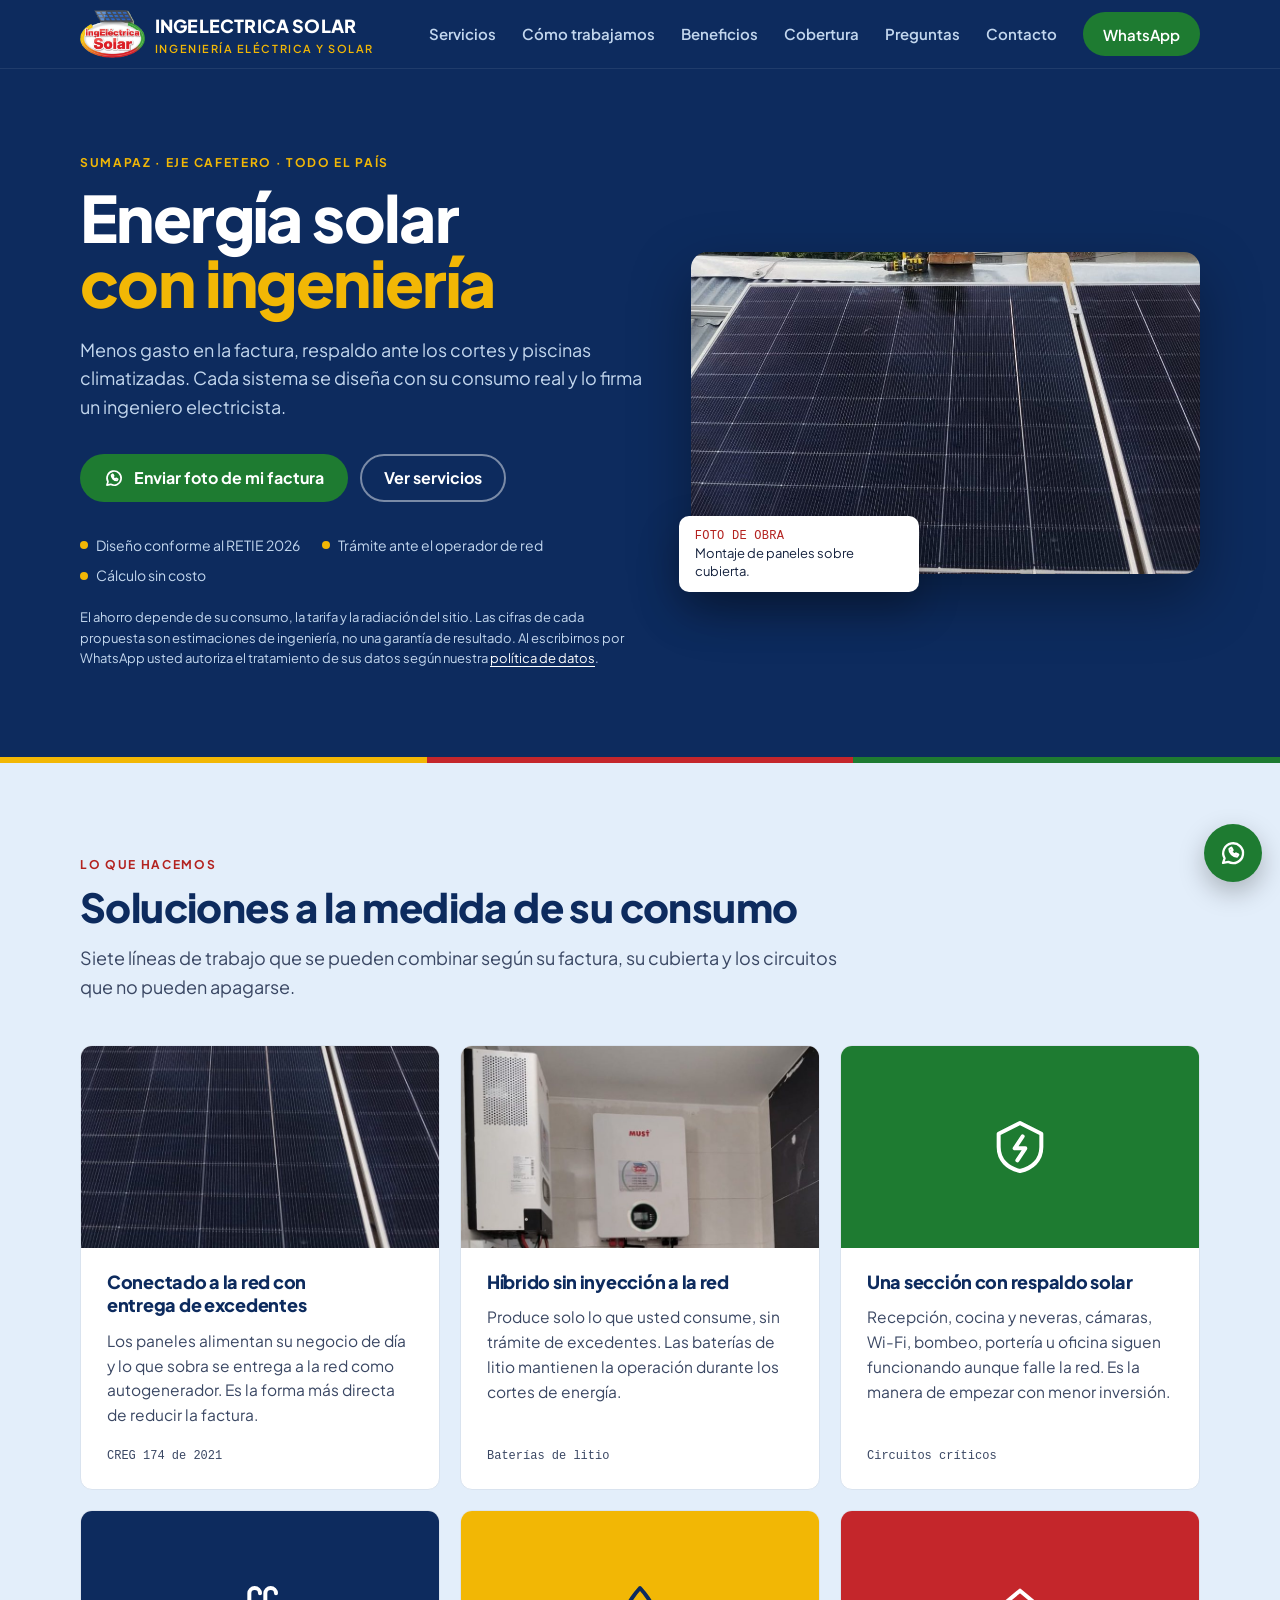
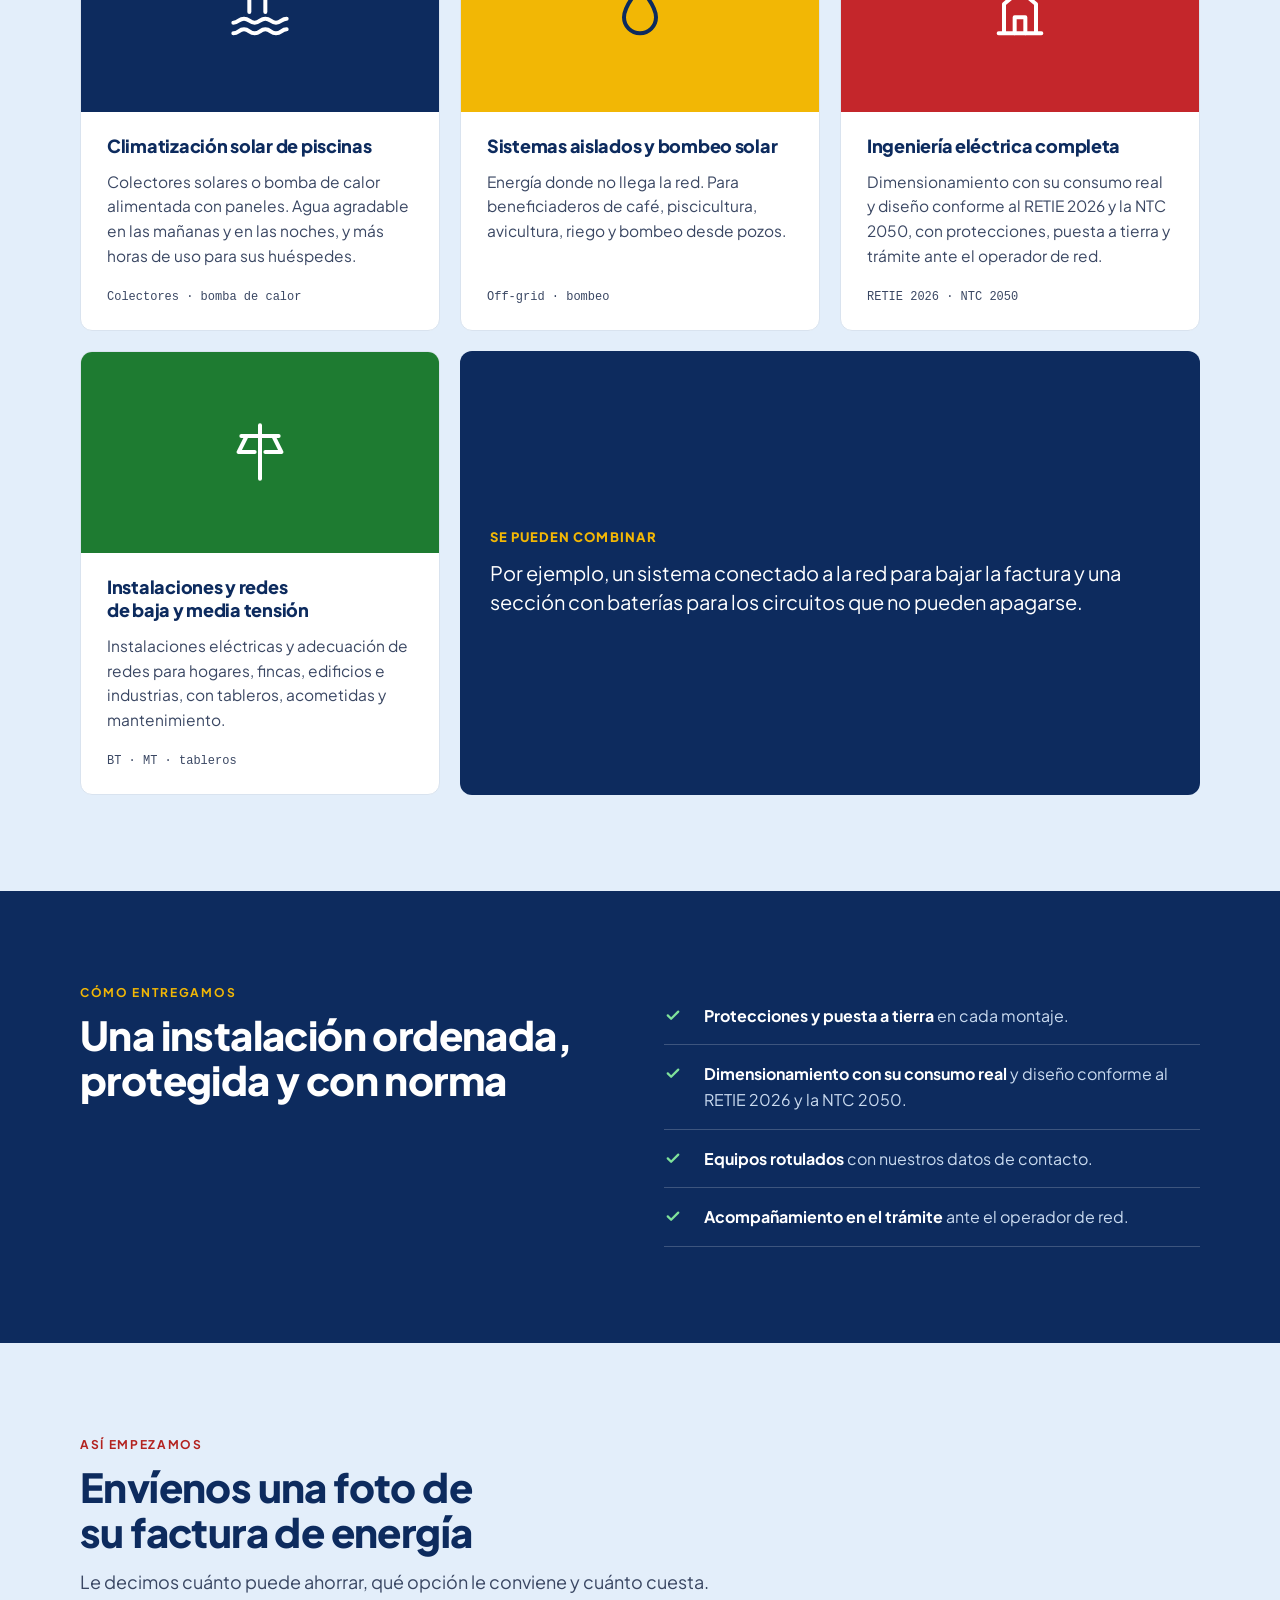
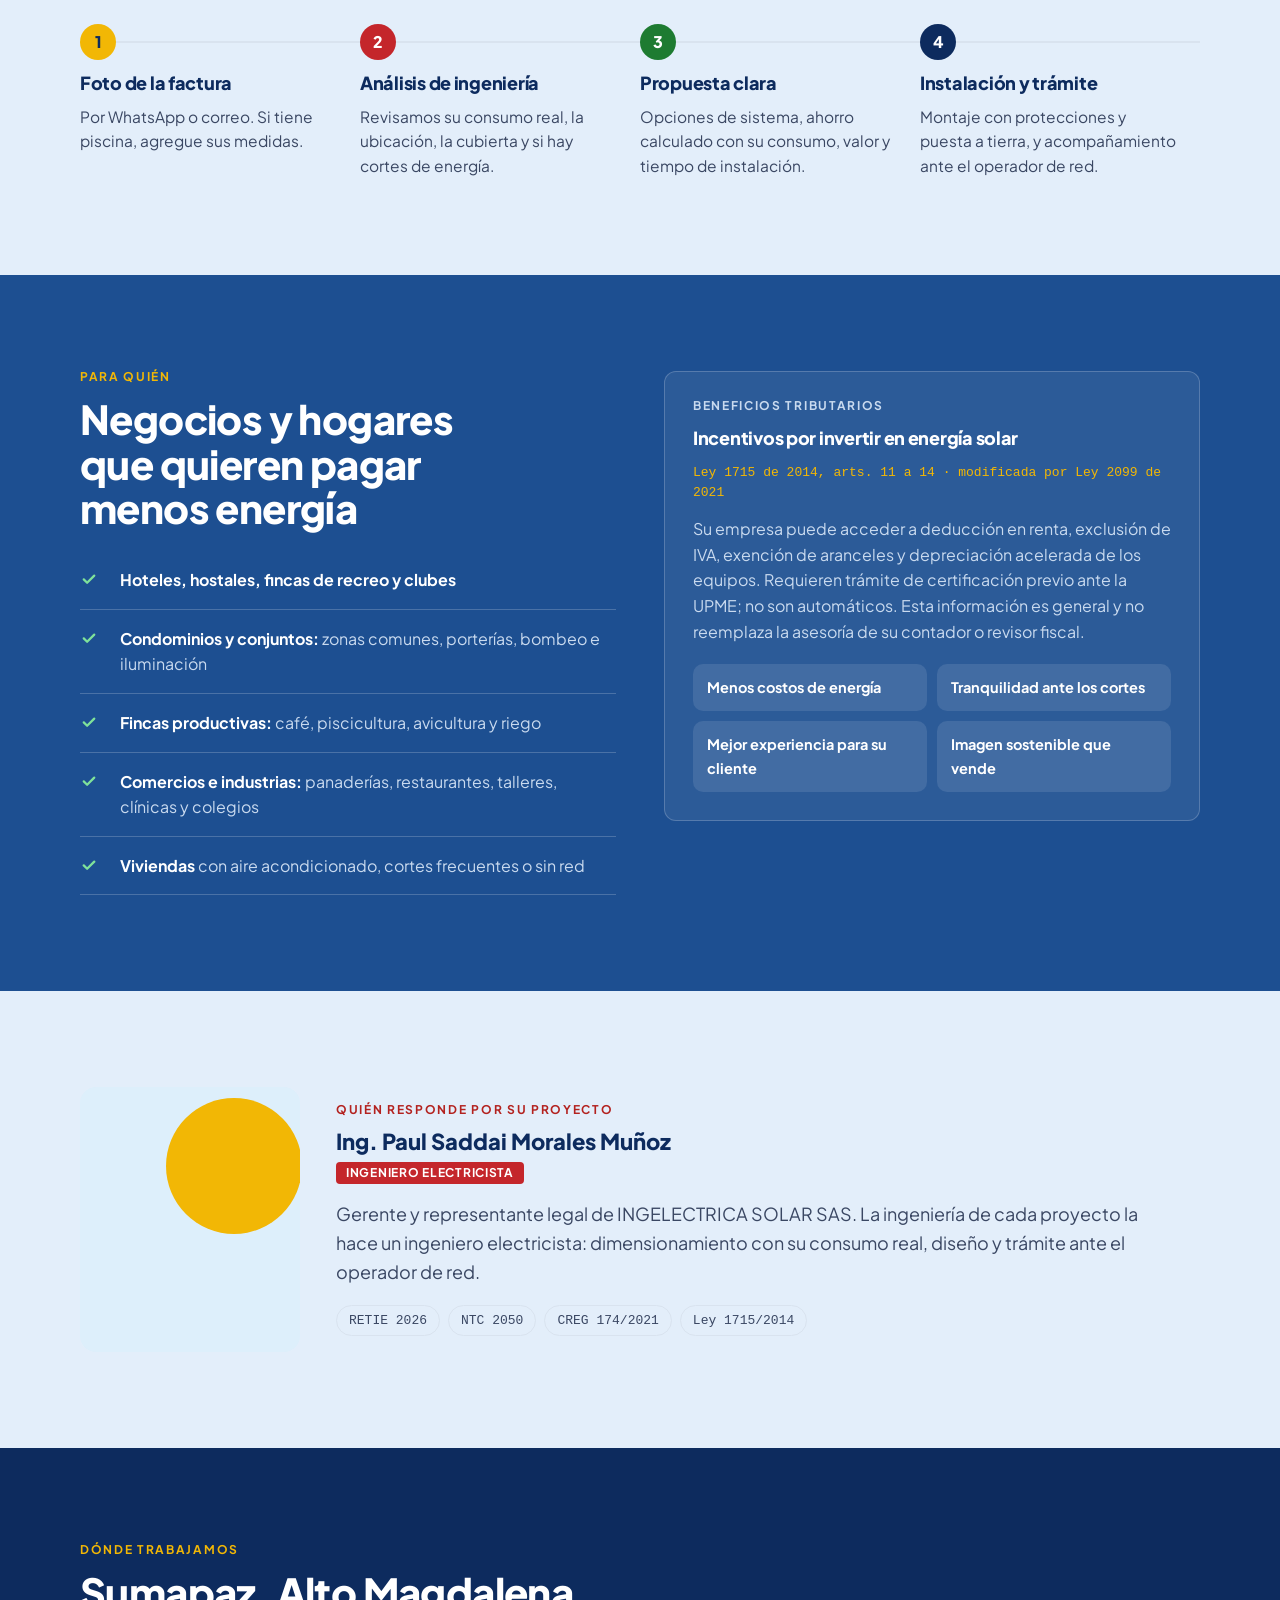
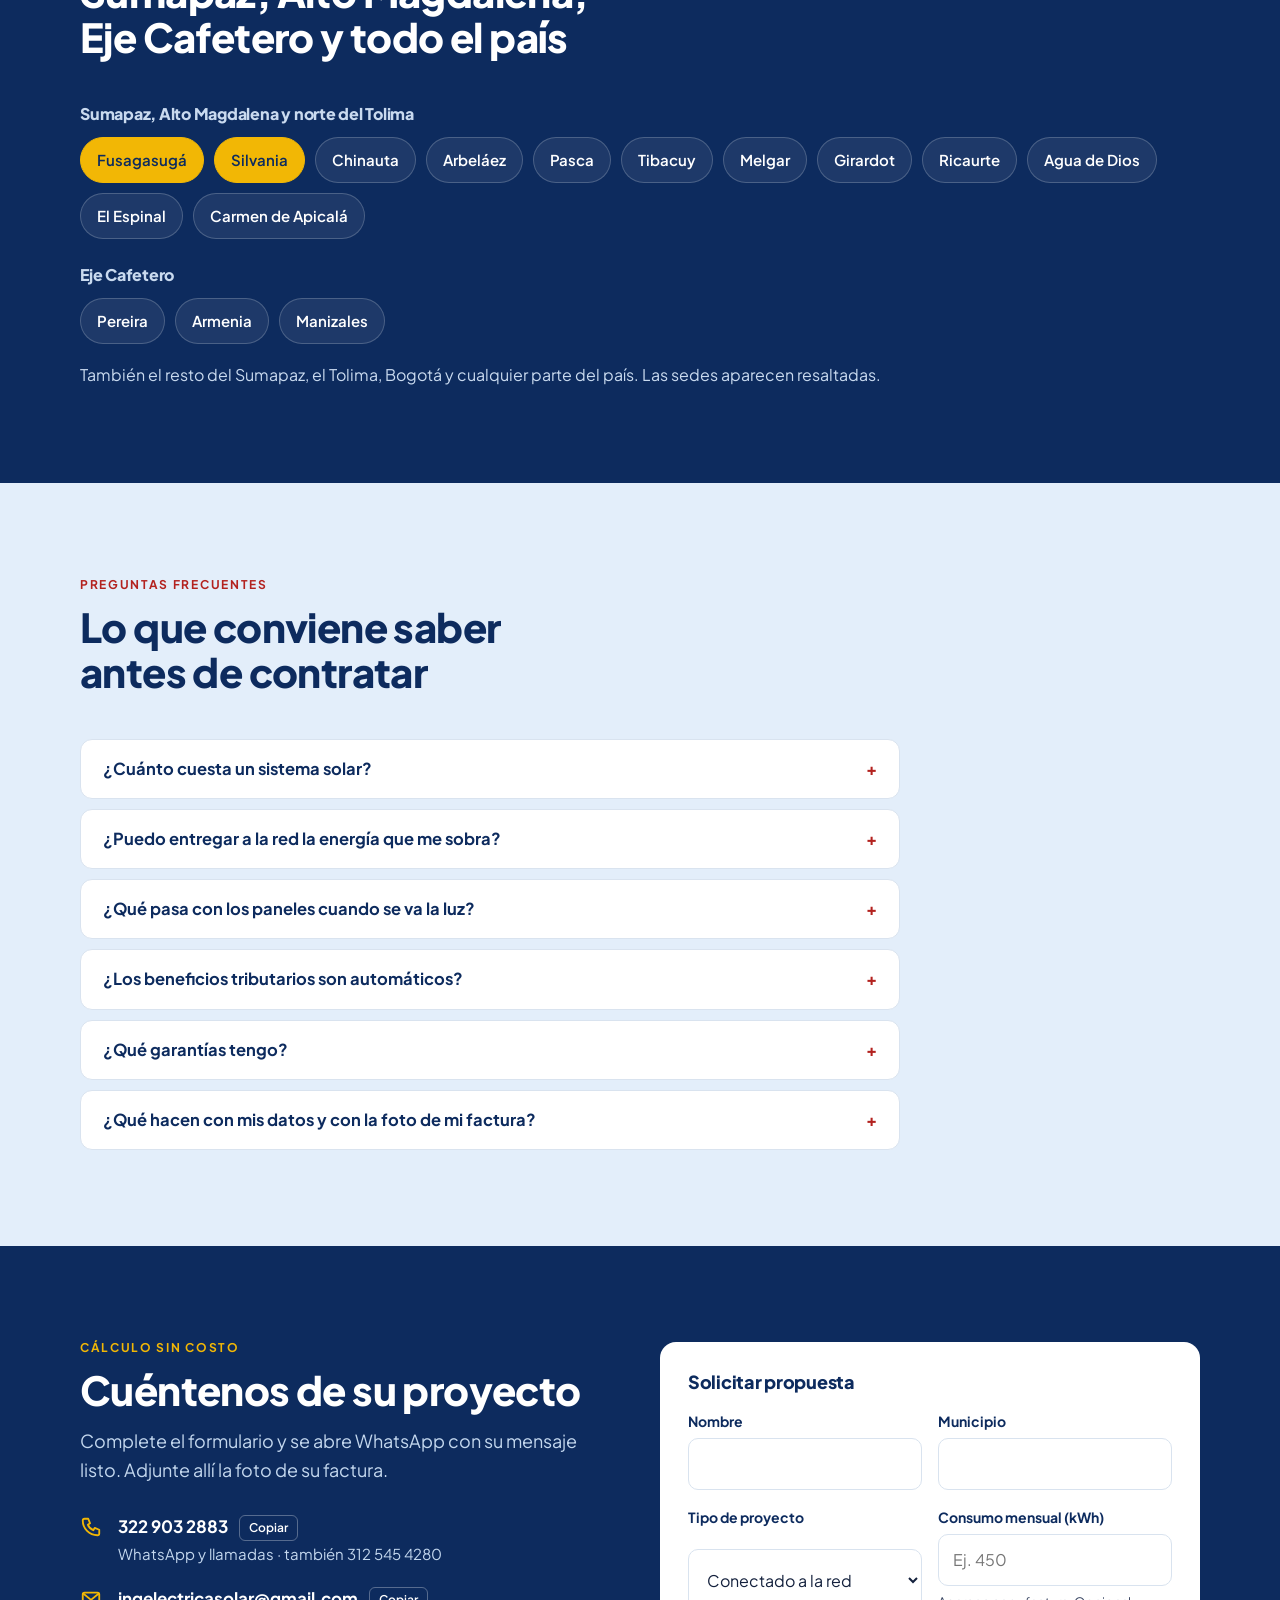
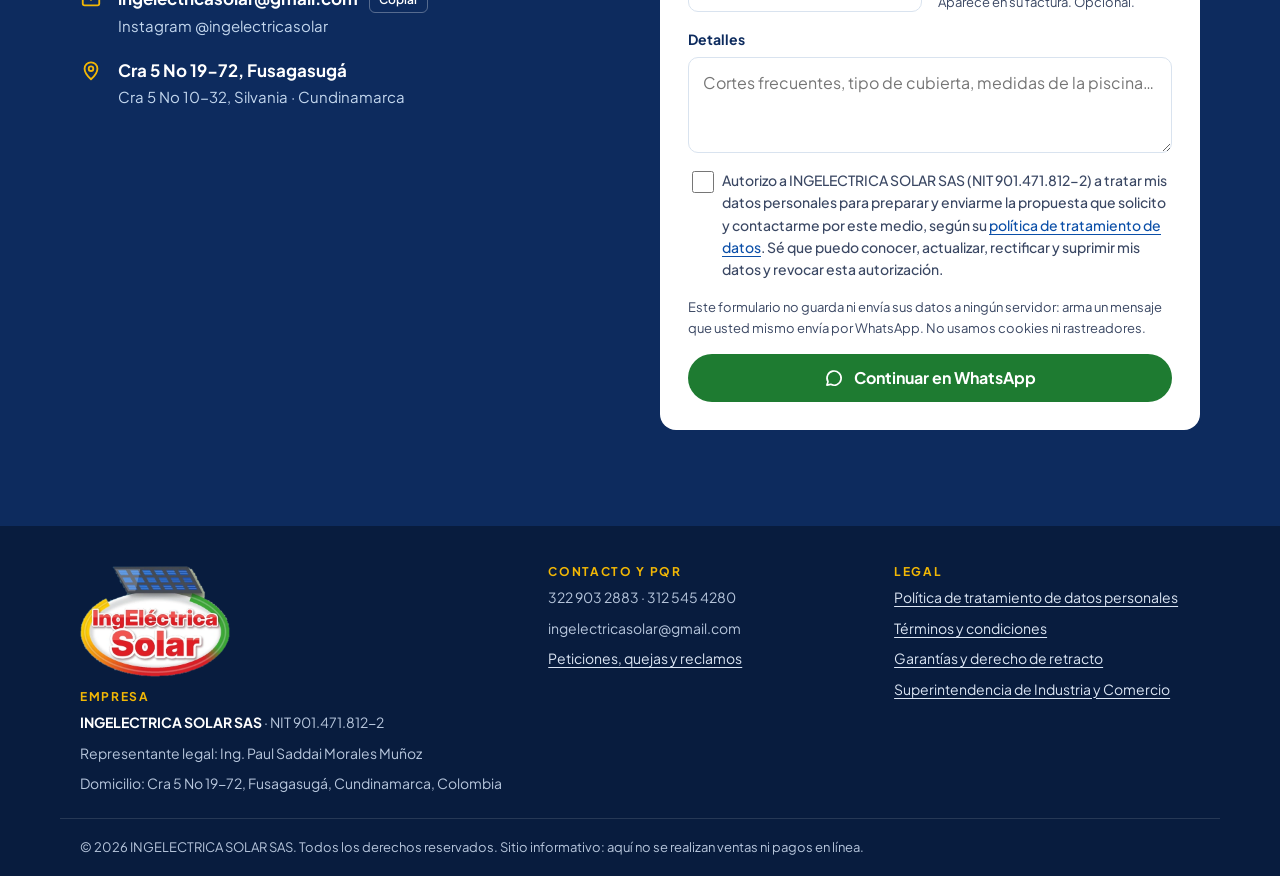
<file: index.html>
<!doctype html>
<html lang="es-CO">
<head>
<meta charset="utf-8">
<meta name="viewport" content="width=device-width, initial-scale=1, viewport-fit=cover">
<meta http-equiv="Content-Security-Policy" content="default-src 'none'; script-src 'self'; style-src 'self'; img-src 'self' data:; font-src 'self'; form-action 'self'; base-uri 'self'; object-src 'none'; upgrade-insecure-requests">
<meta name="referrer" content="strict-origin-when-cross-origin">
<title>IngEléctrica Solar | Energía solar en Fusagasugá, Eje Cafetero y todo el país</title>
<meta name="description" content="Energía solar con ingeniería en Fusagasugá y el Sumapaz, el Eje Cafetero (Pereira, Armenia y Manizales) y todo el país. Sistemas conectados a la red, híbridos con baterías de litio, climatización solar de piscinas, bombeo solar y redes de baja y media tensión. Diseño conforme al RETIE 2026.">
<link rel="canonical" href="https://ingelectricasolar.com.co/">
<meta property="og:type" content="website">
<meta property="og:locale" content="es_CO">
<meta property="og:title" content="IngEléctrica Solar · Energía solar con ingeniería">
<meta property="og:description" content="Envíenos una foto de su factura de energía y le decimos cuánto puede ahorrar. Sumapaz, Eje Cafetero y todo el país.">
<meta property="og:url" content="https://ingelectricasolar.com.co/">
<meta property="og:image" content="https://ingelectricasolar.com.co/img/paneles-cubierta.jpg">
<meta name="theme-color" content="#0D2B5E">
<link rel="icon" href="favicon.svg" type="image/svg+xml">
<script type="application/ld+json">
{
  "@context": "https://schema.org",
  "@type": "Electrician",
  "name": "INGELECTRICA SOLAR SAS",
  "alternateName": "IngEléctrica Solar",
  "url": "https://ingelectricasolar.com.co/",
  "email": "ingelectricasolar@gmail.com",
  "telephone": ["+57 322 903 2883", "+57 312 545 4280"],
  "taxID": "901.471.812-2",
  "legalName": "INGELECTRICA SOLAR SAS",
  "founder": {"@type": "Person", "name": "Paul Saddai Morales Muñoz", "jobTitle": "Ingeniero Electricista"},
  "address": [
    {"@type": "PostalAddress", "streetAddress": "Cra 5 No 19-72", "addressLocality": "Fusagasugá", "addressRegion": "Cundinamarca", "addressCountry": "CO"},
    {"@type": "PostalAddress", "streetAddress": "Cra 5 No 10-32", "addressLocality": "Silvania", "addressRegion": "Cundinamarca", "addressCountry": "CO"}
  ],
  "areaServed": ["Fusagasugá","Silvania","Chinauta","Arbeláez","Pasca","Tibacuy","Melgar","Girardot","Ricaurte","Agua de Dios","El Espinal","Carmen de Apicalá","Bogotá","Pereira","Armenia","Manizales","Colombia"],
  "logo": "https://ingelectricasolar.com.co/img/logo.webp",
  "image": "https://ingelectricasolar.com.co/img/paneles-cubierta.jpg",
  "sameAs": ["https://www.instagram.com/ingelectricasolar"]
}
</script>
<link rel="stylesheet" href="css/estilos.css">
</head>
<body>
<a class="skip" href="#inicio">Saltar al contenido</a>

<header class="top">
  <div class="wrap">
    <a class="brand" href="#inicio" aria-label="IngEléctrica Solar, inicio">
      <img src="img/logo.webp" alt="" width="65" height="48">
      <span><b>INGELECTRICA SOLAR</b><small>Ingeniería eléctrica y solar</small></span>
    </a>
    <button class="menu-btn" id="menuBtn" aria-label="Abrir menú" aria-expanded="false" aria-controls="nav">
      <svg width="26" height="26" viewBox="0 0 24 24" fill="none" stroke="currentColor" stroke-width="2.2" stroke-linecap="round" aria-hidden="true"><path d="M4 7h16M4 12h16M4 17h16"/></svg>
    </button>
    <nav class="nav" id="nav" aria-label="Principal">
      <a href="#servicios">Servicios</a>
      <a href="#proceso">Cómo trabajamos</a>
      <a href="#beneficios">Beneficios</a>
      <a href="#cobertura">Cobertura</a>
      <a href="#preguntas">Preguntas</a>
      <a href="#contacto">Contacto</a>
      <a class="btn btn-wa" href="https://wa.me/573229032883?text=Hola%2C%20quiero%20una%20propuesta%20de%20energ%C3%ADa%20solar." target="_blank" rel="noopener noreferrer">WhatsApp</a>
    </nav>
  </div>
</header>

<main id="inicio">
<section class="hero">
  <div class="wrap">
    <div>
      <p class="eyebrow sol">Sumapaz · Eje Cafetero · Todo el país</p>
      <h1>Energía solar <em>con ingeniería</em></h1>
      <p class="lede">Menos gasto en la factura, respaldo ante los cortes y piscinas climatizadas. Cada sistema se diseña con su consumo real y lo firma un ingeniero electricista.</p>
      <div class="hero-cta">
        <a class="btn btn-wa" href="https://wa.me/573229032883?text=Hola%2C%20les%20env%C3%ADo%20la%20foto%20de%20mi%20factura%20de%20energ%C3%ADa." target="_blank" rel="noopener noreferrer">
          <svg width="20" height="20" viewBox="0 0 24 24" fill="none" stroke="currentColor" stroke-width="2" stroke-linecap="round" stroke-linejoin="round" aria-hidden="true"><path d="M3.5 20.5l1.3-4A8.5 8.5 0 1 1 8 19.6z"/><path d="M9 8.5c0 3.5 3 6.5 6.5 6.5l1-1.6-2-1-1 1c-1.2-.5-2.4-1.7-2.9-2.9l1-1-1-2z"/></svg>
          Enviar foto de mi factura
        </a>
        <a class="btn btn-ghost" href="#servicios">Ver servicios</a>
      </div>
      <div class="hero-meta"><span>Diseño conforme al RETIE 2026</span><span>Trámite ante el operador de red</span><span>Cálculo sin costo</span></div>
      <p class="nota-legal">El ahorro depende de su consumo, la tarifa y la radiación del sitio. Las cifras de cada propuesta son estimaciones de ingeniería, no una garantía de resultado. Al escribirnos por WhatsApp usted autoriza el tratamiento de sus datos según nuestra <a href="privacidad.html">política de datos</a>.</p>
    </div>
    <figure class="hero-art">
      <img src="img/paneles-cubierta.jpg" width="1000" height="633" fetchpriority="high" alt="Paneles solares montados sobre una cubierta, con las herramientas de instalación al fondo">
      <figcaption class="spec"><b>FOTO DE OBRA</b>Montaje de paneles sobre cubierta.</figcaption>
    </figure>
  </div>
  <div class="tricolor" aria-hidden="true"><i></i><i></i><i></i></div>
</section>

<section class="band claro" id="servicios">
  <div class="wrap">
    <div class="sec-head">
      <p class="eyebrow">Lo que hacemos</p>
      <h2>Soluciones a la medida de su consumo</h2>
      <p class="lede">Siete líneas de trabajo que se pueden combinar según su factura, su cubierta y los circuitos que no pueden apagarse.</p>
    </div>
    <div class="svc">
      <article class="card">
        <div class="media"><img src="img/servicio-red.jpg" width="760" height="428" loading="lazy" alt="Paneles solares instalados sobre una cubierta"></div>
        <div class="cuerpo">
          <h3>Conectado a la red con entrega de excedentes</h3>
          <p>Los paneles alimentan su negocio de día y lo que sobra se entrega a la red como autogenerador. Es la forma más directa de reducir la factura.</p>
          <p class="tag">CREG 174 de 2021</p>
        </div>
      </article>
      <article class="card">
        <div class="media"><img src="img/servicio-hibrido.jpg" width="760" height="428" loading="lazy" alt="Inversores MUST montados en pared, uno con el rótulo de IngEléctrica Solar"></div>
        <div class="cuerpo">
          <h3>Híbrido sin inyección a la red</h3>
          <p>Produce solo lo que usted consume, sin trámite de excedentes. Las baterías de litio mantienen la operación durante los cortes de energía.</p>
          <p class="tag">Baterías de litio</p>
        </div>
      </article>
      <article class="card">
        <div class="media ic g" aria-hidden="true"><svg width="22" height="22" viewBox="0 0 24 24" fill="none" stroke="currentColor" stroke-width="2" stroke-linecap="round" stroke-linejoin="round" aria-hidden="true"><path d="M12 3l8 4v5c0 5-3.5 8-8 9-4.5-1-8-4-8-9V7z"/><path d="M13 8l-3 4.5h4L11 17"/></svg></div>
        <div class="cuerpo">
          <h3>Una sección con respaldo solar</h3>
          <p>Recepción, cocina y neveras, cámaras, Wi-Fi, bombeo, portería u oficina siguen funcionando aunque falle la red. Es la manera de empezar con menor inversión.</p>
          <p class="tag">Circuitos críticos</p>
        </div>
      </article>
      <article class="card">
        <div class="media ic n" aria-hidden="true"><svg width="22" height="22" viewBox="0 0 24 24" fill="none" stroke="currentColor" stroke-width="2" stroke-linecap="round" stroke-linejoin="round" aria-hidden="true"><path d="M2 16c2 0 2-1.5 4-1.5s2 1.5 4 1.5 2-1.5 4-1.5 2 1.5 4 1.5 2-1.5 4-1.5M2 20c2 0 2-1.5 4-1.5s2 1.5 4 1.5 2-1.5 4-1.5 2 1.5 4 1.5 2-1.5 4-1.5"/><path d="M8 12V5a2 2 0 0 1 4 0M14 12V5a2 2 0 0 1 4 0"/></svg></div>
        <div class="cuerpo">
          <h3>Climatización solar de piscinas</h3>
          <p>Colectores solares o bomba de calor alimentada con paneles. Agua agradable en las mañanas y en las noches, y más horas de uso para sus huéspedes.</p>
          <p class="tag">Colectores · bomba de calor</p>
        </div>
      </article>
      <article class="card">
        <div class="media ic y" aria-hidden="true"><svg width="22" height="22" viewBox="0 0 24 24" fill="none" stroke="currentColor" stroke-width="2" stroke-linecap="round" stroke-linejoin="round" aria-hidden="true"><path d="M12 3s-6 6.5-6 11a6 6 0 0 0 12 0c0-4.5-6-11-6-11z"/></svg></div>
        <div class="cuerpo">
          <h3>Sistemas aislados y bombeo solar</h3>
          <p>Energía donde no llega la red. Para beneficiaderos de café, piscicultura, avicultura, riego y bombeo desde pozos.</p>
          <p class="tag">Off-grid · bombeo</p>
        </div>
      </article>
      <article class="card">
        <div class="media ic r" aria-hidden="true"><svg width="22" height="22" viewBox="0 0 24 24" fill="none" stroke="currentColor" stroke-width="2" stroke-linecap="round" stroke-linejoin="round" aria-hidden="true"><path d="M4 20h16M6 20V9l6-5 6 5v11"/><path d="M10 20v-6h4v6"/></svg></div>
        <div class="cuerpo">
          <h3>Ingeniería eléctrica completa</h3>
          <p>Dimensionamiento con su consumo real y diseño conforme al RETIE 2026 y la NTC 2050, con protecciones, puesta a tierra y trámite ante el operador de red.</p>
          <p class="tag">RETIE 2026 · NTC 2050</p>
        </div>
      </article>
      <article class="card">
        <div class="media ic g" aria-hidden="true"><svg width="22" height="22" viewBox="0 0 24 24" fill="none" stroke="currentColor" stroke-width="2" stroke-linecap="round" stroke-linejoin="round" aria-hidden="true"><path d="M12 2v20M5 6h14M7 6l-3 6M17 6l3 6M4 12h6M14 12h6"/></svg></div>
        <div class="cuerpo">
          <h3>Instalaciones y redes de baja y media tensión</h3>
          <p>Instalaciones eléctricas y adecuación de redes para hogares, fincas, edificios e industrias, con tableros, acometidas y mantenimiento.</p>
          <p class="tag">BT · MT · tableros</p>
        </div>
      </article>
    <div class="combo">
      <strong>Se pueden combinar</strong>
      <p>Por ejemplo, un sistema conectado a la red para bajar la factura y una sección con baterías para los circuitos que no pueden apagarse.</p>
    </div>
    </div>
  </div>
</section>

<section class="band oscuro" id="obra">
  <div class="wrap split">
    <div class="sec-head">
      <p class="eyebrow">Cómo entregamos</p>
      <h2>Una instalación ordenada, protegida y con norma</h2>
    </div>
    <ul class="list">
      <li><svg width="18" height="18" viewBox="0 0 24 24" fill="none" stroke="currentColor" stroke-width="3" stroke-linecap="round" stroke-linejoin="round" aria-hidden="true"><path d="M5 12.5l4.5 4.5L19 7.5"/></svg><span><strong>Protecciones y puesta a tierra</strong> en cada montaje.</span></li>
      <li><svg width="18" height="18" viewBox="0 0 24 24" fill="none" stroke="currentColor" stroke-width="3" stroke-linecap="round" stroke-linejoin="round" aria-hidden="true"><path d="M5 12.5l4.5 4.5L19 7.5"/></svg><span><strong>Dimensionamiento con su consumo real</strong> y diseño conforme al RETIE 2026 y la NTC 2050.</span></li>
      <li><svg width="18" height="18" viewBox="0 0 24 24" fill="none" stroke="currentColor" stroke-width="3" stroke-linecap="round" stroke-linejoin="round" aria-hidden="true"><path d="M5 12.5l4.5 4.5L19 7.5"/></svg><span><strong>Equipos rotulados</strong> con nuestros datos de contacto.</span></li>
      <li><svg width="18" height="18" viewBox="0 0 24 24" fill="none" stroke="currentColor" stroke-width="3" stroke-linecap="round" stroke-linejoin="round" aria-hidden="true"><path d="M5 12.5l4.5 4.5L19 7.5"/></svg><span><strong>Acompañamiento en el trámite</strong> ante el operador de red.</span></li>
    </ul>
  </div>
</section>

<section class="band claro" id="proceso">
  <div class="wrap">
    <div class="sec-head">
      <p class="eyebrow">Así empezamos</p>
      <h2>Envíenos una foto de su factura de energía</h2>
      <p class="lede">Le decimos cuánto puede ahorrar, qué opción le conviene y cuánto cuesta.</p>
    </div>
    <ol class="steps">
      <li class="step"><h3>Foto de la factura</h3><p>Por WhatsApp o correo. Si tiene piscina, agregue sus medidas.</p></li>
      <li class="step"><h3>Análisis de ingeniería</h3><p>Revisamos su consumo real, la ubicación, la cubierta y si hay cortes de energía.</p></li>
      <li class="step"><h3>Propuesta clara</h3><p>Opciones de sistema, ahorro calculado con su consumo, valor y tiempo de instalación.</p></li>
      <li class="step"><h3>Instalación y trámite</h3><p>Montaje con protecciones y puesta a tierra, y acompañamiento ante el operador de red.</p></li>
    </ol>
  </div>
</section>

<section class="band medio" id="beneficios">
  <div class="wrap split">
    <div>
      <div class="sec-head corto">
        <p class="eyebrow">Para quién</p>
        <h2>Negocios y hogares que quieren pagar menos energía</h2>
      </div>
      <ul class="list">
        <li><svg width="18" height="18" viewBox="0 0 24 24" fill="none" stroke="currentColor" stroke-width="3" stroke-linecap="round" stroke-linejoin="round" aria-hidden="true"><path d="M5 12.5l4.5 4.5L19 7.5"/></svg><span><strong>Hoteles, hostales, fincas de recreo y clubes</strong></span></li>
        <li><svg width="18" height="18" viewBox="0 0 24 24" fill="none" stroke="currentColor" stroke-width="3" stroke-linecap="round" stroke-linejoin="round" aria-hidden="true"><path d="M5 12.5l4.5 4.5L19 7.5"/></svg><span><strong>Condominios y conjuntos:</strong> zonas comunes, porterías, bombeo e iluminación</span></li>
        <li><svg width="18" height="18" viewBox="0 0 24 24" fill="none" stroke="currentColor" stroke-width="3" stroke-linecap="round" stroke-linejoin="round" aria-hidden="true"><path d="M5 12.5l4.5 4.5L19 7.5"/></svg><span><strong>Fincas productivas:</strong> café, piscicultura, avicultura y riego</span></li>
        <li><svg width="18" height="18" viewBox="0 0 24 24" fill="none" stroke="currentColor" stroke-width="3" stroke-linecap="round" stroke-linejoin="round" aria-hidden="true"><path d="M5 12.5l4.5 4.5L19 7.5"/></svg><span><strong>Comercios e industrias:</strong> panaderías, restaurantes, talleres, clínicas y colegios</span></li>
        <li><svg width="18" height="18" viewBox="0 0 24 24" fill="none" stroke="currentColor" stroke-width="3" stroke-linecap="round" stroke-linejoin="round" aria-hidden="true"><path d="M5 12.5l4.5 4.5L19 7.5"/></svg><span><strong>Viviendas</strong> con aire acondicionado, cortes frecuentes o sin red</span></li>
      </ul>
    </div>
    <aside class="legal">
      <p class="eyebrow">Beneficios tributarios</p>
      <h3>Incentivos por invertir en energía solar</h3>
      <p class="ref">Ley 1715 de 2014, arts. 11 a 14 · modificada por Ley 2099 de 2021</p>
      <p>Su empresa puede acceder a deducción en renta, exclusión de IVA, exención de aranceles y depreciación acelerada de los equipos. Requieren trámite de certificación previo ante la UPME; no son automáticos. Esta información es general y no reemplaza la asesoría de su contador o revisor fiscal.</p>
      <div class="benefits">
        <span>Menos costos de energía</span>
        <span>Tranquilidad ante los cortes</span>
        <span>Mejor experiencia para su cliente</span>
        <span>Imagen sostenible que vende</span>
      </div>
    </aside>
  </div>
</section>

<section class="band claro" id="ingeniero">
  <div class="wrap eng">
    <figure class="retrato"><img src="img/ing-paul-morales.webp" width="299" height="360" loading="lazy" alt="Ing. Paul Morales, ingeniero electricista de IngEléctrica Solar"></figure>
    <div>
      <p class="eyebrow">Quién responde por su proyecto</p>
      <p class="who">Ing. Paul Saddai Morales Muñoz</p>
      <span class="badge">Ingeniero Electricista</span>
      <p class="lede">Gerente y representante legal de INGELECTRICA SOLAR SAS. La ingeniería de cada proyecto la hace un ingeniero electricista: dimensionamiento con su consumo real, diseño y trámite ante el operador de red.</p>
      <div class="norms"><span>RETIE 2026</span><span>NTC 2050</span><span>CREG 174/2021</span><span>Ley 1715/2014</span></div>
    </div>
  </div>
</section>

<section class="band oscuro" id="cobertura">
  <div class="wrap">
    <div class="sec-head">
      <p class="eyebrow">Dónde trabajamos</p>
      <h2>Sumapaz, Alto Magdalena, Eje Cafetero y todo el país</h2>
    </div>
    <div class="zonas">
      <div class="zona">
        <h3>Sumapaz, Alto Magdalena y norte del Tolima</h3>
        <div class="towns"><span class="hq">Fusagasugá</span><span class="hq">Silvania</span><span>Chinauta</span><span>Arbeláez</span><span>Pasca</span><span>Tibacuy</span><span>Melgar</span><span>Girardot</span><span>Ricaurte</span><span>Agua de Dios</span><span>El Espinal</span><span>Carmen de Apicalá</span></div>
      </div>
      <div class="zona">
        <h3>Eje Cafetero</h3>
        <div class="towns"><span>Pereira</span><span>Armenia</span><span>Manizales</span></div>
      </div>
    </div>
    <p class="towns-note">También el resto del Sumapaz, el Tolima, Bogotá y cualquier parte del país. Las sedes aparecen resaltadas.</p>
  </div>
</section>

<section class="band claro" id="preguntas">
  <div class="wrap">
    <div class="sec-head">
      <p class="eyebrow">Preguntas frecuentes</p>
      <h2>Lo que conviene saber antes de contratar</h2>
    </div>
    <div class="faq">
      <details><summary>¿Cuánto cuesta un sistema solar?</summary><p>Depende de su consumo, del tipo de sistema y de la cubierta, por eso pedimos la factura antes de dar una cifra. La propuesta se entrega por escrito, sin costo, con el precio total en pesos colombianos, los impuestos que apliquen, las garantías y su fecha de vigencia.</p></details>
      <details><summary>¿Puedo entregar a la red la energía que me sobra?</summary><p>Sí. La Resolución CREG 174 de 2021 permite a los autogeneradores a pequeña escala entregar excedentes. Se necesita el trámite de conexión ante el operador de red y un medidor bidireccional. Nosotros lo acompañamos en ese trámite; la aprobación la da el operador.</p></details>
      <details><summary>¿Qué pasa con los paneles cuando se va la luz?</summary><p>Un sistema conectado a la red sin baterías se apaga durante el corte. Es una protección obligatoria para no energizar la red mientras la reparan. Si necesita respaldo, la solución es un sistema híbrido con baterías o una sección con respaldo.</p></details>
      <details><summary>¿Los beneficios tributarios son automáticos?</summary><p>No. Los incentivos de la Ley 1715 de 2014 exigen una certificación de la UPME. Para no pagar el IVA, esa certificación debe estar lista antes de comprar los equipos. Consulte el caso de su empresa con su contador.</p></details>
      <details><summary>¿Qué garantías tengo?</summary><p>Usted tiene la garantía legal del Estatuto del Consumidor (Ley 1480 de 2011) sobre los equipos y la instalación. Cada propuesta indica por escrito el término de garantía de los paneles, el inversor, las baterías y la mano de obra, y cómo hacerla efectiva. Vea los <a href="terminos.html#garantias">términos y condiciones</a>.</p></details>
      <details><summary>¿Qué hacen con mis datos y con la foto de mi factura?</summary><p>Los usamos solo para calcular y enviarle su propuesta y para atender su solicitud. No los vendemos ni los compartimos con fines publicitarios. Puede pedir en cualquier momento que los actualicemos o los eliminemos. Vea la <a href="privacidad.html">política de tratamiento de datos personales</a>.</p></details>
    </div>
  </div>
</section>

<section class="band contact" id="contacto">
  <div class="wrap split">
    <div>
      <p class="eyebrow sol">Cálculo sin costo</p>
      <h2>Cuéntenos de su proyecto</h2>
      <p class="lede">Complete el formulario y se abre WhatsApp con su mensaje listo. Adjunte allí la foto de su factura.</p>
      <div class="channels">
        <div class="ch"><svg width="22" height="22" viewBox="0 0 24 24" fill="none" stroke="currentColor" stroke-width="2" stroke-linecap="round" stroke-linejoin="round" aria-hidden="true"><path d="M5 3h4l2 5-2.5 1.5a11 11 0 0 0 6 6L16 13l5 2v4a2 2 0 0 1-2 2A16 16 0 0 1 3 5a2 2 0 0 1 2-2z"/></svg><div><b>322 903 2883 <button class="copy" type="button" data-copy="3229032883">Copiar</button></b><span>WhatsApp y llamadas · también 312 545 4280</span></div></div>
        <div class="ch"><svg width="22" height="22" viewBox="0 0 24 24" fill="none" stroke="currentColor" stroke-width="2" stroke-linecap="round" stroke-linejoin="round" aria-hidden="true"><rect x="3" y="5" width="18" height="14" rx="2"/><path d="M3.5 6l8.5 7 8.5-7"/></svg><div><b>ingelectricasolar@gmail.com <button class="copy" type="button" data-copy="ingelectricasolar@gmail.com">Copiar</button></b><span>Instagram @ingelectricasolar</span></div></div>
        <div class="ch"><svg width="22" height="22" viewBox="0 0 24 24" fill="none" stroke="currentColor" stroke-width="2" stroke-linecap="round" stroke-linejoin="round" aria-hidden="true"><path d="M12 21s-7-6.2-7-11.5a7 7 0 0 1 14 0C19 14.8 12 21 12 21z"/><circle cx="12" cy="9.5" r="2.5"/></svg><div><b>Cra 5 No 19-72, Fusagasugá</b><span>Cra 5 No 10-32, Silvania · Cundinamarca</span></div></div>
      </div>
    </div>
    <form class="form" id="lead" novalidate autocomplete="on">
      <h3>Solicitar propuesta</h3>
      <div class="row">
        <div class="field"><label for="f-nombre">Nombre</label><input id="f-nombre" name="nombre" autocomplete="name" required maxlength="80" aria-describedby="e-nombre"><p class="err" id="e-nombre" hidden></p></div>
        <div class="field"><label for="f-mun">Municipio</label><input id="f-mun" name="municipio" list="munis" required maxlength="60" aria-describedby="e-municipio"><datalist id="munis"><option>Fusagasugá</option><option>Silvania</option><option>Chinauta</option><option>Arbeláez</option><option>Pasca</option><option>Tibacuy</option><option>Melgar</option><option>Girardot</option><option>Ricaurte</option><option>Agua de Dios</option><option>El Espinal</option><option>Carmen de Apicalá</option><option>Bogotá</option><option>Pereira</option><option>Armenia</option><option>Manizales</option></datalist><p class="err" id="e-municipio" hidden></p></div>
      </div>
      <div class="row">
        <div class="field"><label for="f-tipo">Tipo de proyecto</label>
          <select id="f-tipo" name="tipo">
            <option>Conectado a la red</option><option>Híbrido con baterías</option><option>Respaldo para una sección</option><option>Climatización de piscina</option><option>Sistema aislado o bombeo</option><option>Instalación o red BT/MT</option><option>No estoy seguro</option>
          </select></div>
        <div class="field"><label for="f-kwh">Consumo mensual (kWh)</label><input id="f-kwh" name="kwh" inputmode="numeric" maxlength="6" placeholder="Ej. 450" aria-describedby="e-kwh h-kwh"><span class="hint" id="h-kwh">Aparece en su factura. Opcional.</span><p class="err" id="e-kwh" hidden></p></div>
      </div>
      <div class="field"><label for="f-msg">Detalles</label><textarea id="f-msg" name="mensaje" maxlength="500" placeholder="Cortes frecuentes, tipo de cubierta, medidas de la piscina…"></textarea></div>
      <div class="consent">
        <input type="checkbox" id="f-acepto" name="acepto" required aria-describedby="e-acepto">
        <label for="f-acepto">Autorizo a INGELECTRICA SOLAR SAS (NIT 901.471.812-2) a tratar mis datos personales para preparar y enviarme la propuesta que solicito y contactarme por este medio, según su <a href="privacidad.html">política de tratamiento de datos</a>. Sé que puedo conocer, actualizar, rectificar y suprimir mis datos y revocar esta autorización.</label>
      </div>
      <p class="err" id="e-acepto" hidden></p>
      <p class="hint">Este formulario no guarda ni envía sus datos a ningún servidor: arma un mensaje que usted mismo envía por WhatsApp. No usamos cookies ni rastreadores.</p>
      <p class="err" id="f-err" role="alert" hidden></p>
      <button class="btn btn-wa" type="submit">
        <svg width="20" height="20" viewBox="0 0 24 24" fill="none" stroke="currentColor" stroke-width="2" stroke-linecap="round" stroke-linejoin="round" aria-hidden="true"><path d="M3.5 20.5l1.3-4A8.5 8.5 0 1 1 8 19.6z"/></svg>
        Continuar en WhatsApp
      </button>
      <a class="hint" id="f-link" href="#" target="_blank" rel="noopener noreferrer" hidden>Si WhatsApp no se abrió, toque aquí.</a>
    </form>
  </div>
</section>
</main>

<footer>
  <div class="wrap cols">
    <div>
      <img class="logo-pie" src="img/logo.webp" alt="IngEléctrica Solar" width="150" height="111" loading="lazy">
      <h2>Empresa</h2>
      <span><b>INGELECTRICA SOLAR SAS</b> · NIT 901.471.812-2</span>
      <span>Representante legal: Ing. Paul Saddai Morales Muñoz</span>
      <span>Domicilio: Cra 5 No 19-72, Fusagasugá, Cundinamarca, Colombia</span>
    </div>
    <div>
      <h2>Contacto y PQR</h2>
      <span>322 903 2883 · 312 545 4280</span>
      <span>ingelectricasolar@gmail.com</span>
      <a href="terminos.html#pqr">Peticiones, quejas y reclamos</a>
    </div>
    <div>
      <h2>Legal</h2>
      <a href="privacidad.html">Política de tratamiento de datos personales</a>
      <a href="terminos.html">Términos y condiciones</a>
      <a href="terminos.html#garantias">Garantías y derecho de retracto</a>
      <a href="https://www.sic.gov.co/" target="_blank" rel="noopener noreferrer">Superintendencia de Industria y Comercio</a>
    </div>
  </div>
  <div class="wrap base">© <span id="yr">2026</span> INGELECTRICA SOLAR SAS. Todos los derechos reservados. Sitio informativo: aquí no se realizan ventas ni pagos en línea.</div>
</footer>

<a class="fab" href="https://wa.me/573229032883" target="_blank" rel="noopener noreferrer" aria-label="Escribir por WhatsApp">
  <svg width="28" height="28" viewBox="0 0 24 24" fill="none" stroke="currentColor" stroke-width="2" stroke-linecap="round" stroke-linejoin="round" aria-hidden="true"><path d="M3.5 20.5l1.3-4A8.5 8.5 0 1 1 8 19.6z"/><path d="M9 8.5c0 3.5 3 6.5 6.5 6.5l1-1.6-2-1-1 1c-1.2-.5-2.4-1.7-2.9-2.9l1-1-1-2z"/></svg>
</a>

<script src="js/main.js" defer></script>
</body>
</html>
</file>
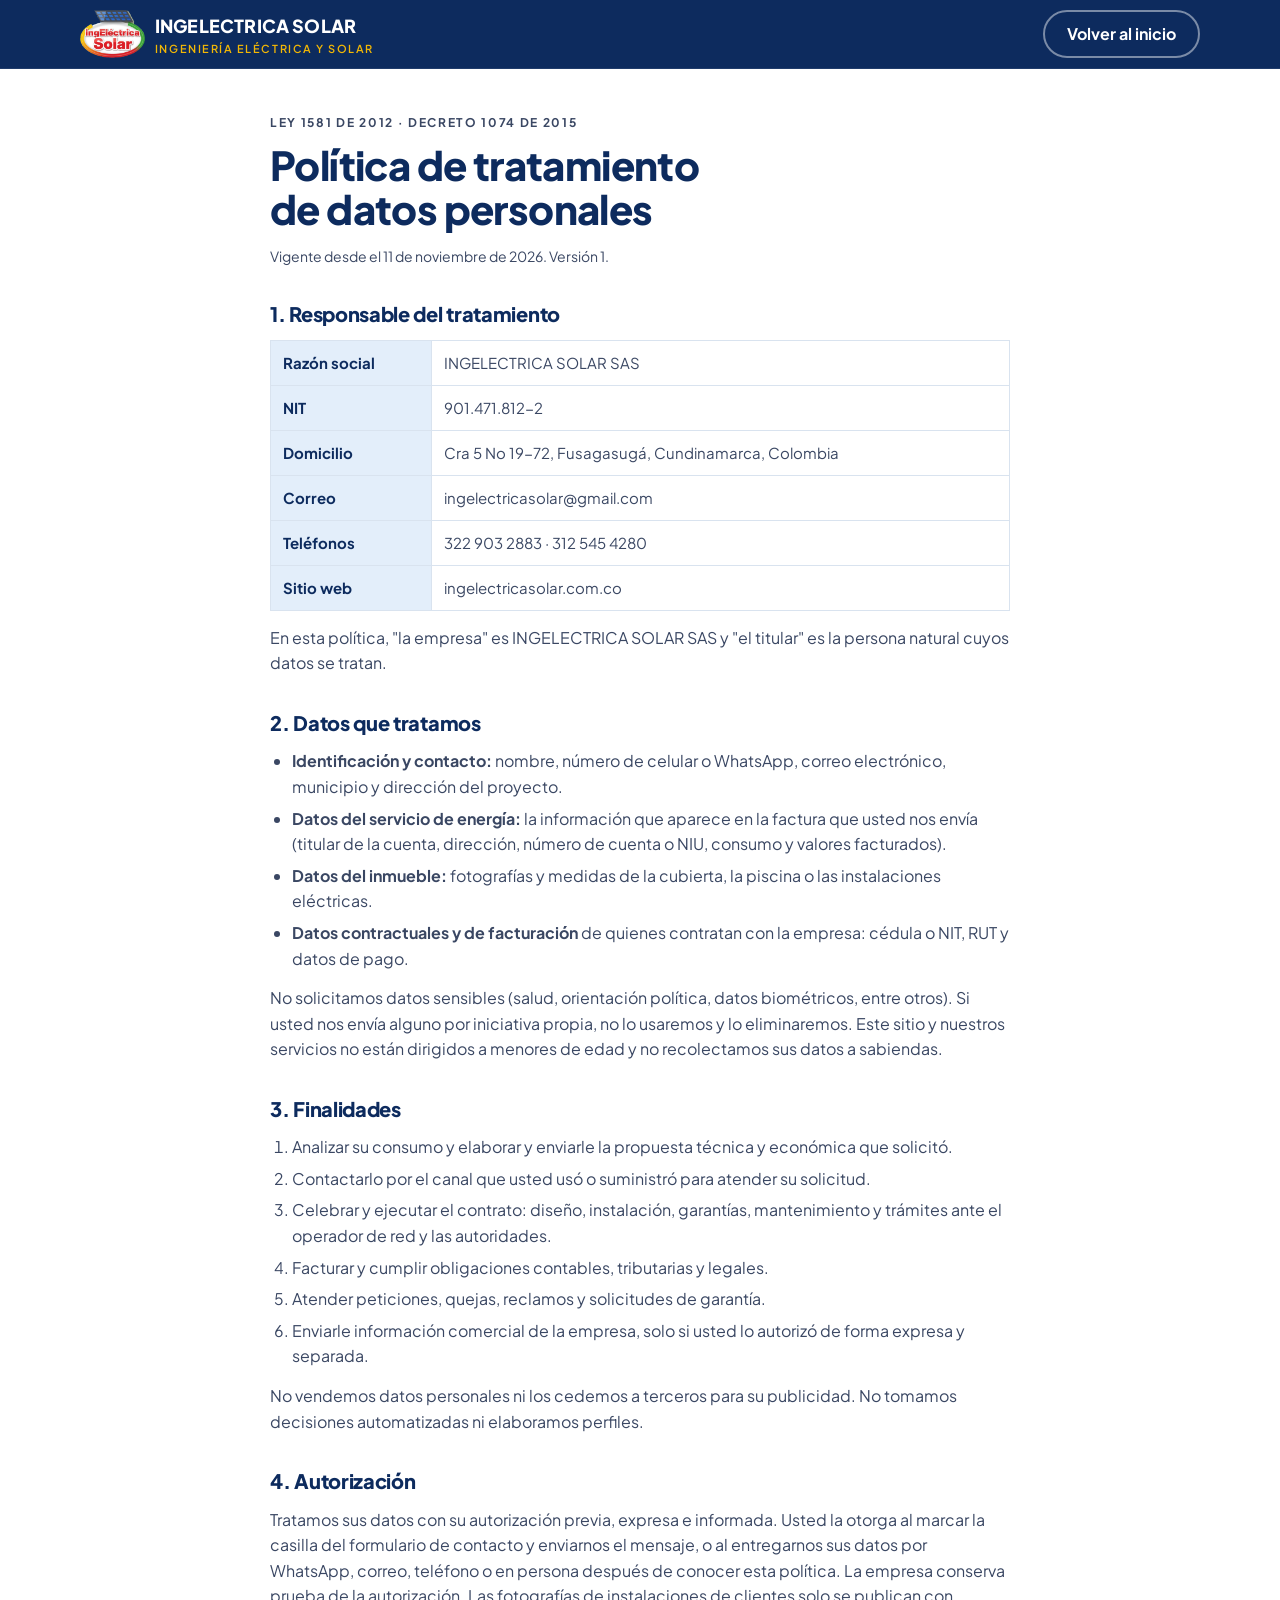
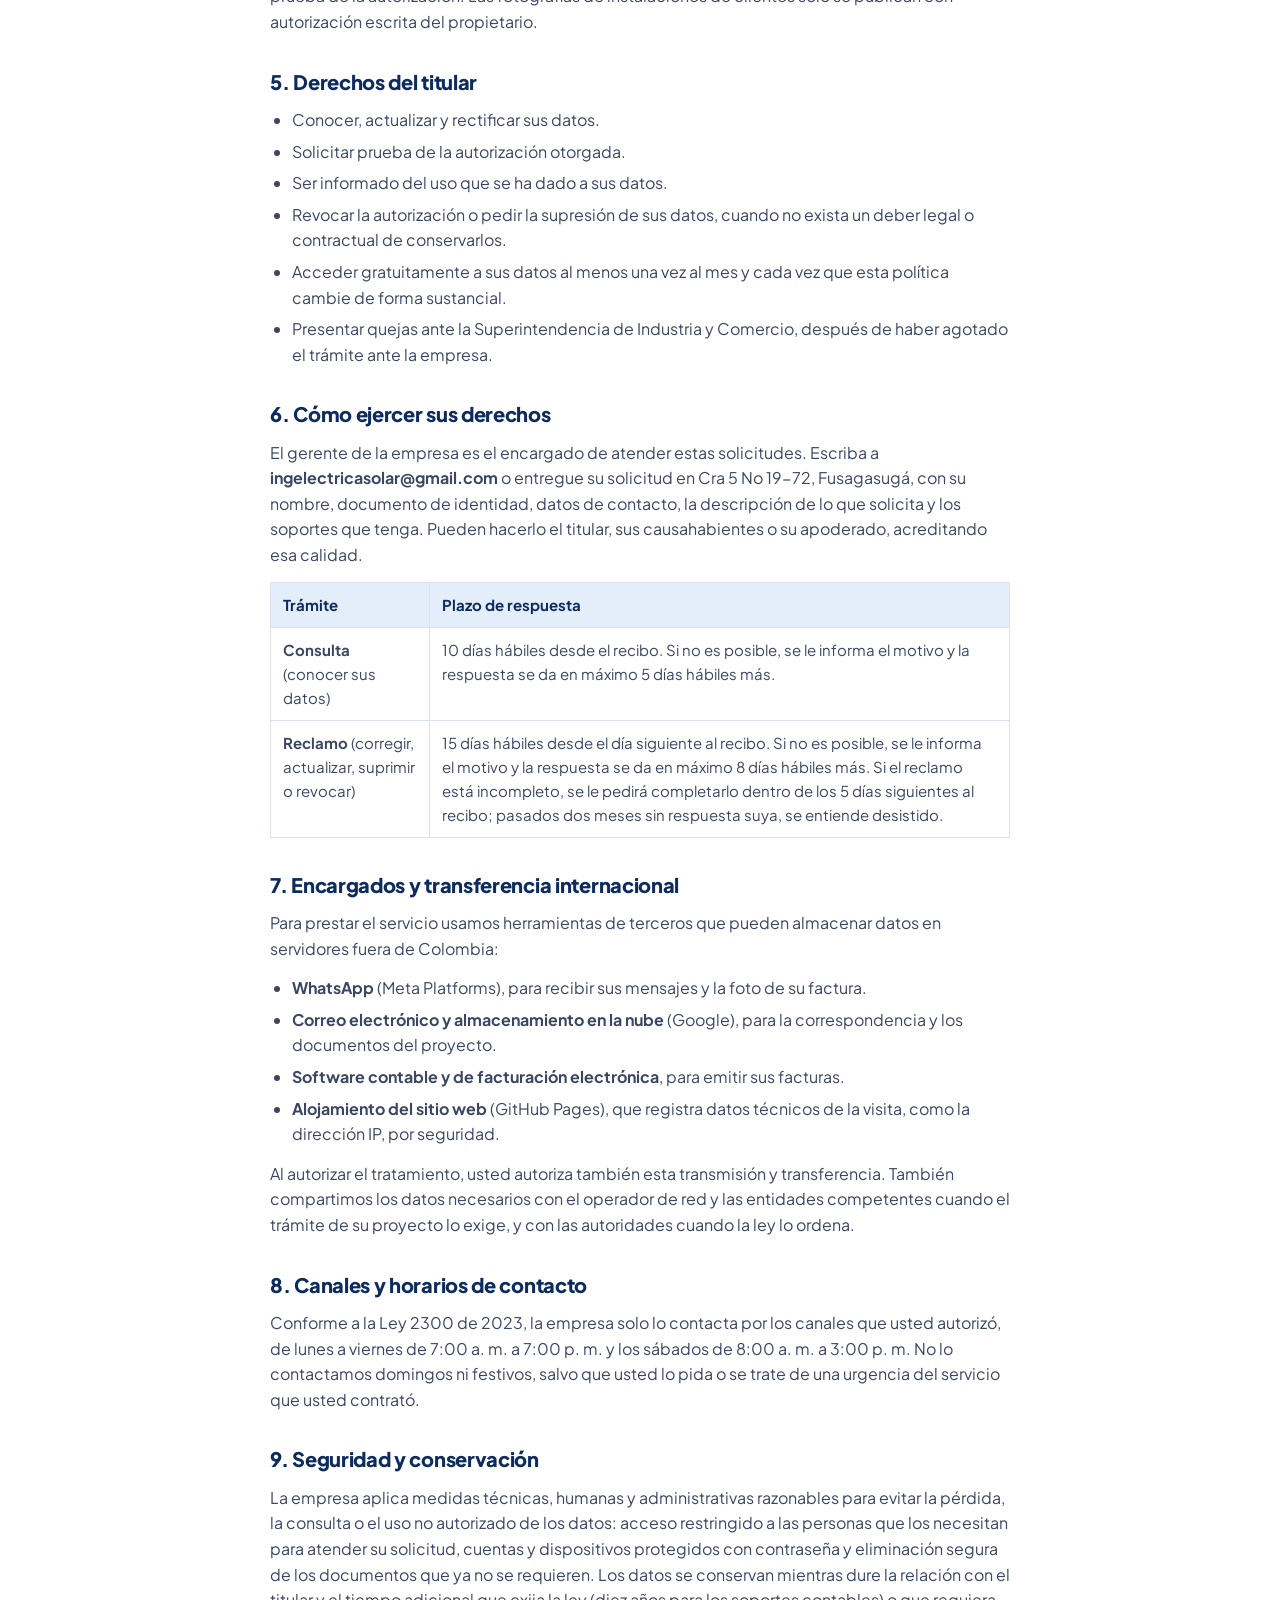
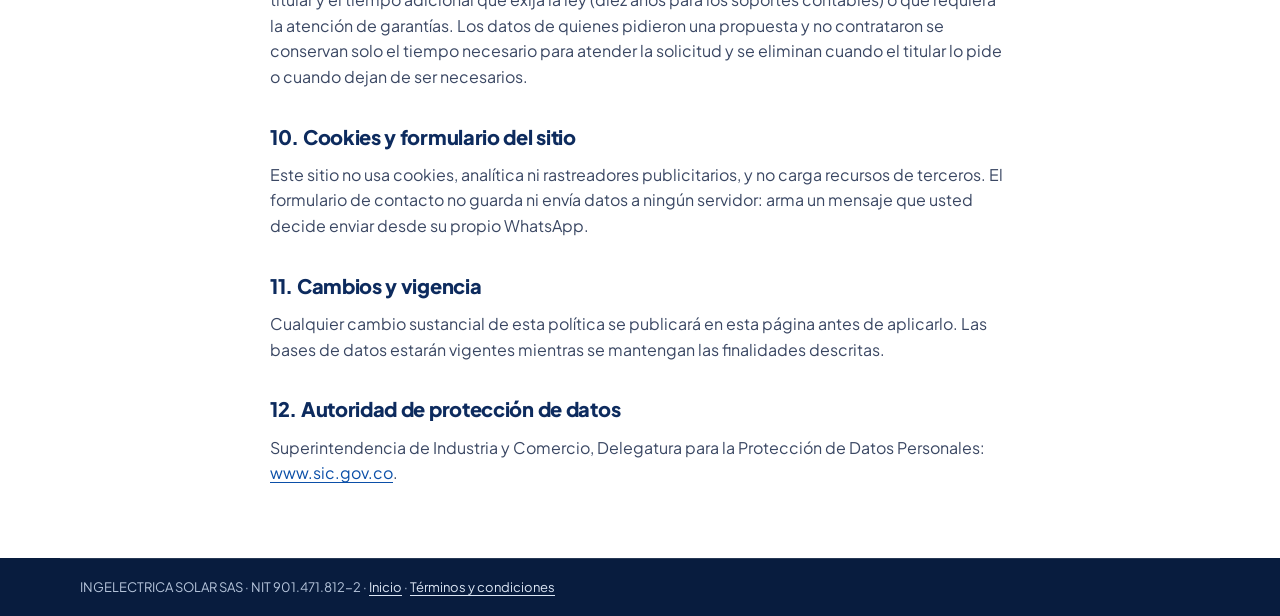
<file: privacidad.html>
<!doctype html>
<html lang="es-CO">
<head>
<meta charset="utf-8">
<meta name="viewport" content="width=device-width, initial-scale=1, viewport-fit=cover">
<meta http-equiv="Content-Security-Policy" content="default-src 'none'; script-src 'self'; style-src 'self'; img-src 'self' data:; font-src 'self'; form-action 'self'; base-uri 'self'; object-src 'none'; upgrade-insecure-requests">
<meta name="referrer" content="strict-origin-when-cross-origin">
<title>Política de tratamiento de datos personales | IngEléctrica Solar</title>
<meta name="description" content="Política de tratamiento de datos personales de INGELECTRICA SOLAR SAS, conforme a la Ley 1581 de 2012 y el Decreto 1074 de 2015.">
<link rel="canonical" href="https://ingelectricasolar.com.co/privacidad.html">
<meta name="theme-color" content="#0D2B5E">
<link rel="icon" href="favicon.svg" type="image/svg+xml">
<link rel="stylesheet" href="css/estilos.css">
</head>
<body>
<a class="skip" href="#contenido">Saltar al contenido</a>
<header class="top">
  <div class="wrap">
    <a class="brand" href="index.html" aria-label="IngEléctrica Solar, inicio">
      <img src="img/logo.webp" alt="" width="65" height="48">
      <span><b>INGELECTRICA SOLAR</b><small>Ingeniería eléctrica y solar</small></span>
    </a>
    <nav aria-label="Principal"><a class="btn btn-ghost" href="index.html">Volver al inicio</a></nav>
  </div>
</header>

<main class="doc" id="contenido">
  <p class="eyebrow">Ley 1581 de 2012 · Decreto 1074 de 2015</p>
  <h1>Política de tratamiento de datos personales</h1>
  <p class="meta">Vigente desde el 11 de noviembre de 2026. Versión 1.</p>

  <h2 id="responsable">1. Responsable del tratamiento</h2>
  <div class="tabla"><table>
    <tr><th scope="row">Razón social</th><td>INGELECTRICA SOLAR SAS</td></tr>
    <tr><th scope="row">NIT</th><td>901.471.812-2</td></tr>
    <tr><th scope="row">Domicilio</th><td>Cra 5 No 19-72, Fusagasugá, Cundinamarca, Colombia</td></tr>
    <tr><th scope="row">Correo</th><td>ingelectricasolar@gmail.com</td></tr>
    <tr><th scope="row">Teléfonos</th><td>322 903 2883 · 312 545 4280</td></tr>
    <tr><th scope="row">Sitio web</th><td>ingelectricasolar.com.co</td></tr>
  </table></div>
  <p>En esta política, "la empresa" es INGELECTRICA SOLAR SAS y "el titular" es la persona natural cuyos datos se tratan.</p>

  <h2 id="datos">2. Datos que tratamos</h2>
  <ul>
    <li><strong>Identificación y contacto:</strong> nombre, número de celular o WhatsApp, correo electrónico, municipio y dirección del proyecto.</li>
    <li><strong>Datos del servicio de energía:</strong> la información que aparece en la factura que usted nos envía (titular de la cuenta, dirección, número de cuenta o NIU, consumo y valores facturados).</li>
    <li><strong>Datos del inmueble:</strong> fotografías y medidas de la cubierta, la piscina o las instalaciones eléctricas.</li>
    <li><strong>Datos contractuales y de facturación</strong> de quienes contratan con la empresa: cédula o NIT, RUT y datos de pago.</li>
  </ul>
  <p>No solicitamos datos sensibles (salud, orientación política, datos biométricos, entre otros). Si usted nos envía alguno por iniciativa propia, no lo usaremos y lo eliminaremos. Este sitio y nuestros servicios no están dirigidos a menores de edad y no recolectamos sus datos a sabiendas.</p>

  <h2 id="finalidades">3. Finalidades</h2>
  <ol>
    <li>Analizar su consumo y elaborar y enviarle la propuesta técnica y económica que solicitó.</li>
    <li>Contactarlo por el canal que usted usó o suministró para atender su solicitud.</li>
    <li>Celebrar y ejecutar el contrato: diseño, instalación, garantías, mantenimiento y trámites ante el operador de red y las autoridades.</li>
    <li>Facturar y cumplir obligaciones contables, tributarias y legales.</li>
    <li>Atender peticiones, quejas, reclamos y solicitudes de garantía.</li>
    <li>Enviarle información comercial de la empresa, solo si usted lo autorizó de forma expresa y separada.</li>
  </ol>
  <p>No vendemos datos personales ni los cedemos a terceros para su publicidad. No tomamos decisiones automatizadas ni elaboramos perfiles.</p>

  <h2 id="autorizacion">4. Autorización</h2>
  <p>Tratamos sus datos con su autorización previa, expresa e informada. Usted la otorga al marcar la casilla del formulario de contacto y enviarnos el mensaje, o al entregarnos sus datos por WhatsApp, correo, teléfono o en persona después de conocer esta política. La empresa conserva prueba de la autorización. Las fotografías de instalaciones de clientes solo se publican con autorización escrita del propietario.</p>

  <h2 id="derechos">5. Derechos del titular</h2>
  <ul>
    <li>Conocer, actualizar y rectificar sus datos.</li>
    <li>Solicitar prueba de la autorización otorgada.</li>
    <li>Ser informado del uso que se ha dado a sus datos.</li>
    <li>Revocar la autorización o pedir la supresión de sus datos, cuando no exista un deber legal o contractual de conservarlos.</li>
    <li>Acceder gratuitamente a sus datos al menos una vez al mes y cada vez que esta política cambie de forma sustancial.</li>
    <li>Presentar quejas ante la Superintendencia de Industria y Comercio, después de haber agotado el trámite ante la empresa.</li>
  </ul>

  <h2 id="procedimiento">6. Cómo ejercer sus derechos</h2>
  <p>El gerente de la empresa es el encargado de atender estas solicitudes. Escriba a <strong>ingelectricasolar@gmail.com</strong> o entregue su solicitud en Cra 5 No 19-72, Fusagasugá, con su nombre, documento de identidad, datos de contacto, la descripción de lo que solicita y los soportes que tenga. Pueden hacerlo el titular, sus causahabientes o su apoderado, acreditando esa calidad.</p>
  <div class="tabla"><table>
    <tr><th scope="col">Trámite</th><th scope="col">Plazo de respuesta</th></tr>
    <tr><td><strong>Consulta</strong> (conocer sus datos)</td><td>10 días hábiles desde el recibo. Si no es posible, se le informa el motivo y la respuesta se da en máximo 5 días hábiles más.</td></tr>
    <tr><td><strong>Reclamo</strong> (corregir, actualizar, suprimir o revocar)</td><td>15 días hábiles desde el día siguiente al recibo. Si no es posible, se le informa el motivo y la respuesta se da en máximo 8 días hábiles más. Si el reclamo está incompleto, se le pedirá completarlo dentro de los 5 días siguientes al recibo; pasados dos meses sin respuesta suya, se entiende desistido.</td></tr>
  </table></div>

  <h2 id="terceros">7. Encargados y transferencia internacional</h2>
  <p>Para prestar el servicio usamos herramientas de terceros que pueden almacenar datos en servidores fuera de Colombia:</p>
  <ul>
    <li><strong>WhatsApp</strong> (Meta Platforms), para recibir sus mensajes y la foto de su factura.</li>
    <li><strong>Correo electrónico y almacenamiento en la nube</strong> (Google), para la correspondencia y los documentos del proyecto.</li>
    <li><strong>Software contable y de facturación electrónica</strong>, para emitir sus facturas.</li>
    <li><strong>Alojamiento del sitio web</strong> (GitHub Pages), que registra datos técnicos de la visita, como la dirección IP, por seguridad.</li>
  </ul>
  <p>Al autorizar el tratamiento, usted autoriza también esta transmisión y transferencia. También compartimos los datos necesarios con el operador de red y las entidades competentes cuando el trámite de su proyecto lo exige, y con las autoridades cuando la ley lo ordena.</p>

  <h2 id="contacto-comercial">8. Canales y horarios de contacto</h2>
  <p>Conforme a la Ley 2300 de 2023, la empresa solo lo contacta por los canales que usted autorizó, de lunes a viernes de 7:00 a. m. a 7:00 p. m. y los sábados de 8:00 a. m. a 3:00 p. m. No lo contactamos domingos ni festivos, salvo que usted lo pida o se trate de una urgencia del servicio que usted contrató.</p>

  <h2 id="seguridad">9. Seguridad y conservación</h2>
  <p>La empresa aplica medidas técnicas, humanas y administrativas razonables para evitar la pérdida, la consulta o el uso no autorizado de los datos: acceso restringido a las personas que los necesitan para atender su solicitud, cuentas y dispositivos protegidos con contraseña y eliminación segura de los documentos que ya no se requieren. Los datos se conservan mientras dure la relación con el titular y el tiempo adicional que exija la ley (diez años para los soportes contables) o que requiera la atención de garantías. Los datos de quienes pidieron una propuesta y no contrataron se conservan solo el tiempo necesario para atender la solicitud y se eliminan cuando el titular lo pide o cuando dejan de ser necesarios.</p>

  <h2 id="cookies">10. Cookies y formulario del sitio</h2>
  <p>Este sitio no usa cookies, analítica ni rastreadores publicitarios, y no carga recursos de terceros. El formulario de contacto no guarda ni envía datos a ningún servidor: arma un mensaje que usted decide enviar desde su propio WhatsApp.</p>

  <h2 id="vigencia">11. Cambios y vigencia</h2>
  <p>Cualquier cambio sustancial de esta política se publicará en esta página antes de aplicarlo. Las bases de datos estarán vigentes mientras se mantengan las finalidades descritas.</p>

  <h2 id="autoridad">12. Autoridad de protección de datos</h2>
  <p>Superintendencia de Industria y Comercio, Delegatura para la Protección de Datos Personales: <a href="https://www.sic.gov.co/" target="_blank" rel="noopener noreferrer">www.sic.gov.co</a>.</p>
</main>

<footer>
  <div class="wrap base">INGELECTRICA SOLAR SAS · NIT 901.471.812-2 · <a href="index.html">Inicio</a> · <a href="terminos.html">Términos y condiciones</a></div>
</footer>
</body>
</html>
</file>
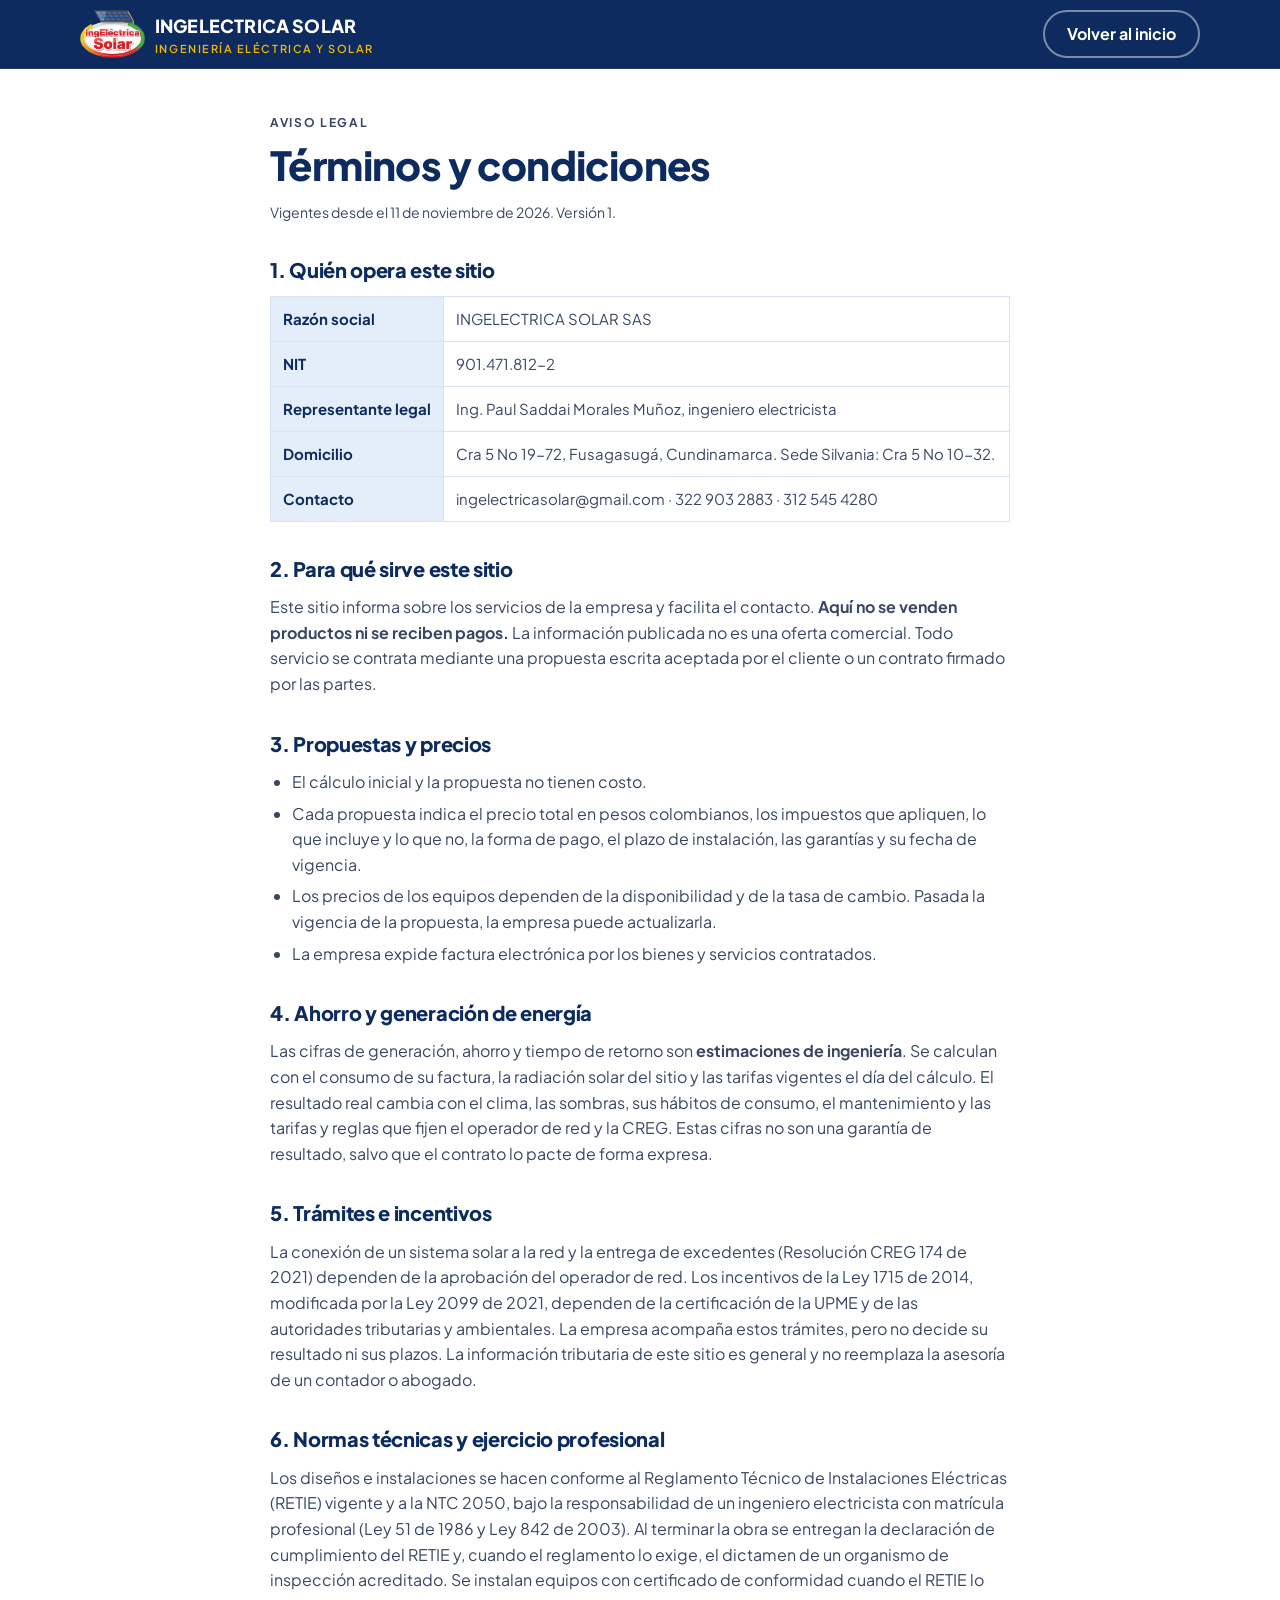
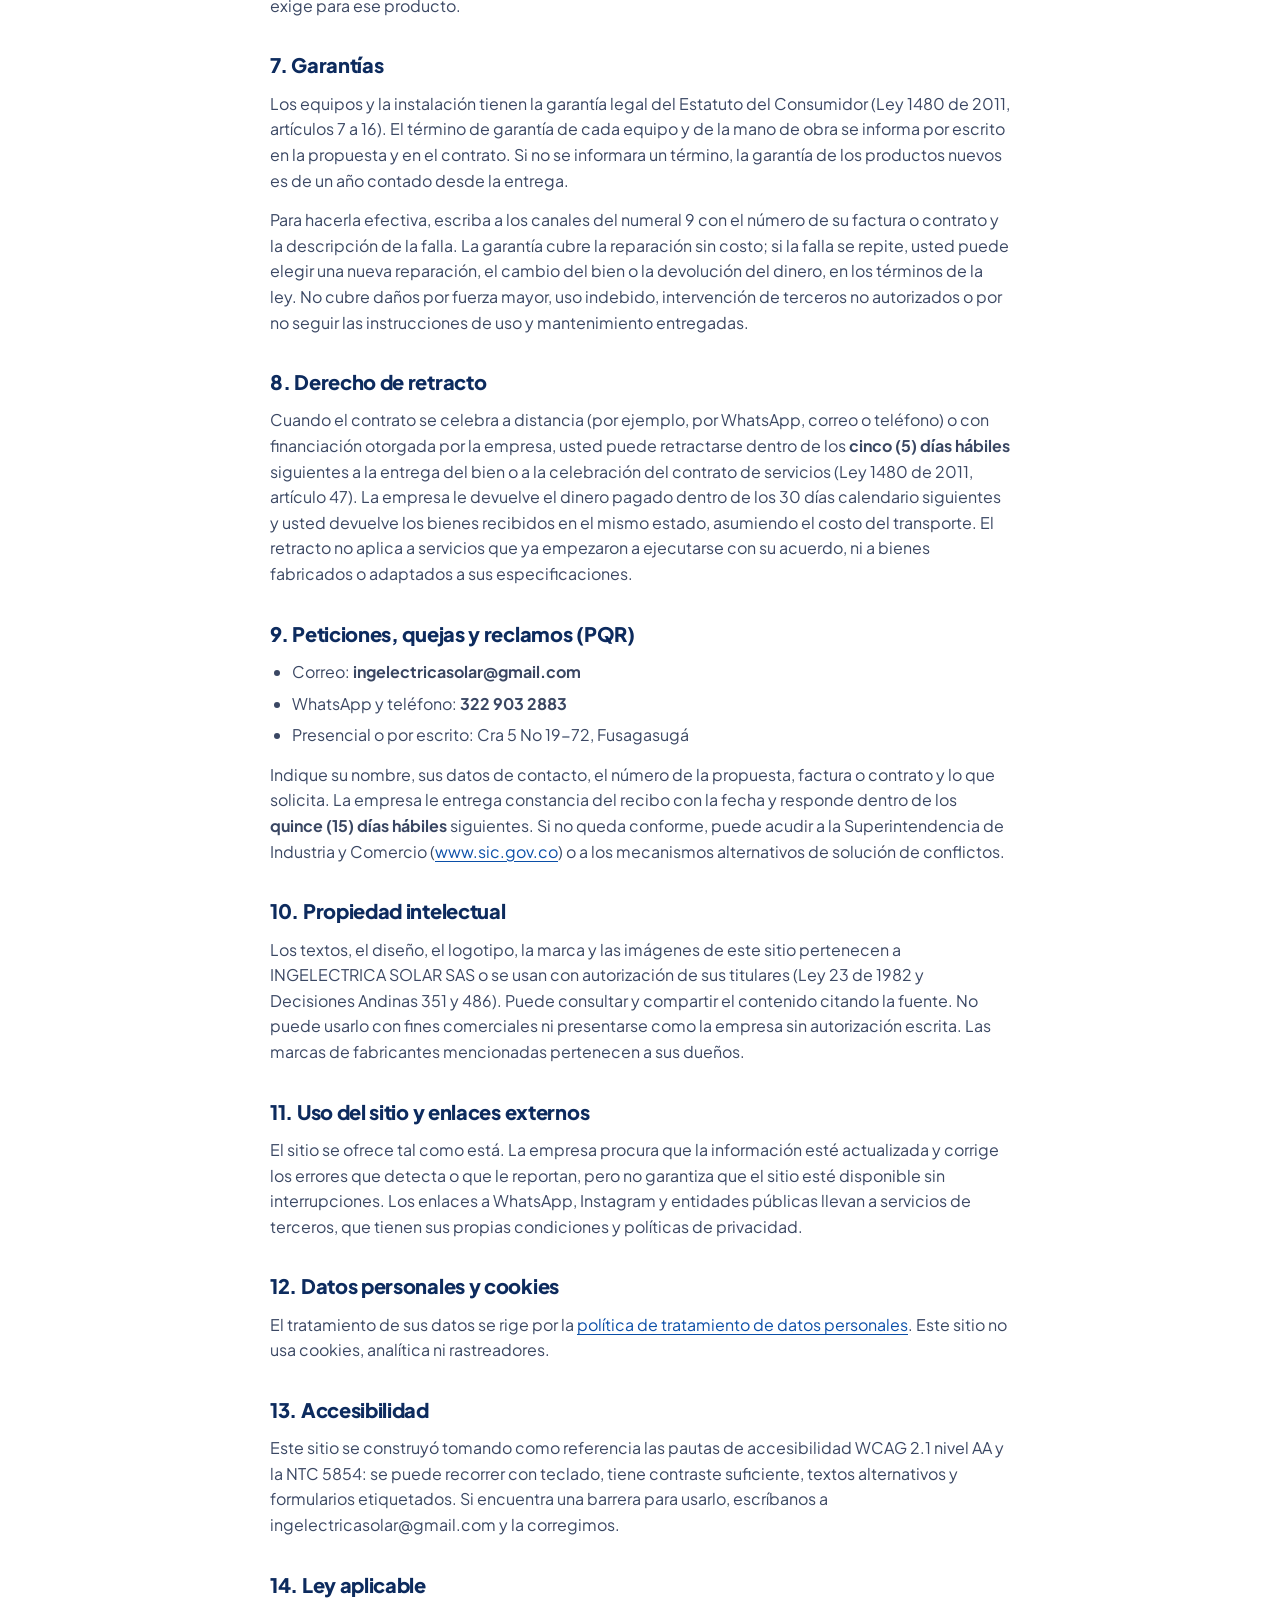
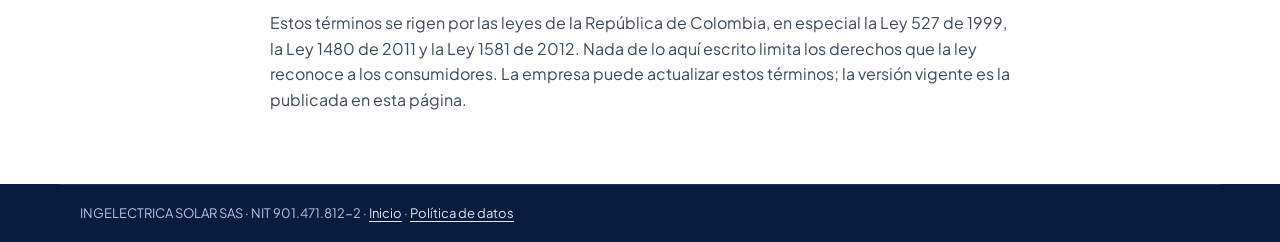
<file: terminos.html>
<!doctype html>
<html lang="es-CO">
<head>
<meta charset="utf-8">
<meta name="viewport" content="width=device-width, initial-scale=1, viewport-fit=cover">
<meta http-equiv="Content-Security-Policy" content="default-src 'none'; script-src 'self'; style-src 'self'; img-src 'self' data:; font-src 'self'; form-action 'self'; base-uri 'self'; object-src 'none'; upgrade-insecure-requests">
<meta name="referrer" content="strict-origin-when-cross-origin">
<title>Términos y condiciones | IngEléctrica Solar</title>
<meta name="description" content="Términos y condiciones, garantías, derecho de retracto y canal de PQR de INGELECTRICA SOLAR SAS.">
<link rel="canonical" href="https://ingelectricasolar.com.co/terminos.html">
<meta name="theme-color" content="#0D2B5E">
<link rel="icon" href="favicon.svg" type="image/svg+xml">
<link rel="stylesheet" href="css/estilos.css">
</head>
<body>
<a class="skip" href="#contenido">Saltar al contenido</a>
<header class="top">
  <div class="wrap">
    <a class="brand" href="index.html" aria-label="IngEléctrica Solar, inicio">
      <img src="img/logo.webp" alt="" width="65" height="48">
      <span><b>INGELECTRICA SOLAR</b><small>Ingeniería eléctrica y solar</small></span>
    </a>
    <nav aria-label="Principal"><a class="btn btn-ghost" href="index.html">Volver al inicio</a></nav>
  </div>
</header>

<main class="doc" id="contenido">
  <p class="eyebrow">Aviso legal</p>
  <h1>Términos y condiciones</h1>
  <p class="meta">Vigentes desde el 11 de noviembre de 2026. Versión 1.</p>

  <h2 id="identificacion">1. Quién opera este sitio</h2>
  <div class="tabla"><table>
    <tr><th scope="row">Razón social</th><td>INGELECTRICA SOLAR SAS</td></tr>
    <tr><th scope="row">NIT</th><td>901.471.812-2</td></tr>
    <tr><th scope="row">Representante legal</th><td>Ing. Paul Saddai Morales Muñoz, ingeniero electricista</td></tr>
    <tr><th scope="row">Domicilio</th><td>Cra 5 No 19-72, Fusagasugá, Cundinamarca. Sede Silvania: Cra 5 No 10-32.</td></tr>
    <tr><th scope="row">Contacto</th><td>ingelectricasolar@gmail.com · 322 903 2883 · 312 545 4280</td></tr>
  </table></div>

  <h2 id="objeto">2. Para qué sirve este sitio</h2>
  <p>Este sitio informa sobre los servicios de la empresa y facilita el contacto. <strong>Aquí no se venden productos ni se reciben pagos.</strong> La información publicada no es una oferta comercial. Todo servicio se contrata mediante una propuesta escrita aceptada por el cliente o un contrato firmado por las partes.</p>

  <h2 id="propuestas">3. Propuestas y precios</h2>
  <ul>
    <li>El cálculo inicial y la propuesta no tienen costo.</li>
    <li>Cada propuesta indica el precio total en pesos colombianos, los impuestos que apliquen, lo que incluye y lo que no, la forma de pago, el plazo de instalación, las garantías y su fecha de vigencia.</li>
    <li>Los precios de los equipos dependen de la disponibilidad y de la tasa de cambio. Pasada la vigencia de la propuesta, la empresa puede actualizarla.</li>
    <li>La empresa expide factura electrónica por los bienes y servicios contratados.</li>
  </ul>

  <h2 id="estimaciones">4. Ahorro y generación de energía</h2>
  <p>Las cifras de generación, ahorro y tiempo de retorno son <strong>estimaciones de ingeniería</strong>. Se calculan con el consumo de su factura, la radiación solar del sitio y las tarifas vigentes el día del cálculo. El resultado real cambia con el clima, las sombras, sus hábitos de consumo, el mantenimiento y las tarifas y reglas que fijen el operador de red y la CREG. Estas cifras no son una garantía de resultado, salvo que el contrato lo pacte de forma expresa.</p>

  <h2 id="tramites">5. Trámites e incentivos</h2>
  <p>La conexión de un sistema solar a la red y la entrega de excedentes (Resolución CREG 174 de 2021) dependen de la aprobación del operador de red. Los incentivos de la Ley 1715 de 2014, modificada por la Ley 2099 de 2021, dependen de la certificación de la UPME y de las autoridades tributarias y ambientales. La empresa acompaña estos trámites, pero no decide su resultado ni sus plazos. La información tributaria de este sitio es general y no reemplaza la asesoría de un contador o abogado.</p>

  <h2 id="normas">6. Normas técnicas y ejercicio profesional</h2>
  <p>Los diseños e instalaciones se hacen conforme al Reglamento Técnico de Instalaciones Eléctricas (RETIE) vigente y a la NTC 2050, bajo la responsabilidad de un ingeniero electricista con matrícula profesional (Ley 51 de 1986 y Ley 842 de 2003). Al terminar la obra se entregan la declaración de cumplimiento del RETIE y, cuando el reglamento lo exige, el dictamen de un organismo de inspección acreditado. Se instalan equipos con certificado de conformidad cuando el RETIE lo exige para ese producto.</p>

  <h2 id="garantias">7. Garantías</h2>
  <p>Los equipos y la instalación tienen la garantía legal del Estatuto del Consumidor (Ley 1480 de 2011, artículos 7 a 16). El término de garantía de cada equipo y de la mano de obra se informa por escrito en la propuesta y en el contrato. Si no se informara un término, la garantía de los productos nuevos es de un año contado desde la entrega.</p>
  <p>Para hacerla efectiva, escriba a los canales del numeral 9 con el número de su factura o contrato y la descripción de la falla. La garantía cubre la reparación sin costo; si la falla se repite, usted puede elegir una nueva reparación, el cambio del bien o la devolución del dinero, en los términos de la ley. No cubre daños por fuerza mayor, uso indebido, intervención de terceros no autorizados o por no seguir las instrucciones de uso y mantenimiento entregadas.</p>

  <h2 id="retracto">8. Derecho de retracto</h2>
  <p>Cuando el contrato se celebra a distancia (por ejemplo, por WhatsApp, correo o teléfono) o con financiación otorgada por la empresa, usted puede retractarse dentro de los <strong>cinco (5) días hábiles</strong> siguientes a la entrega del bien o a la celebración del contrato de servicios (Ley 1480 de 2011, artículo 47). La empresa le devuelve el dinero pagado dentro de los 30 días calendario siguientes y usted devuelve los bienes recibidos en el mismo estado, asumiendo el costo del transporte. El retracto no aplica a servicios que ya empezaron a ejecutarse con su acuerdo, ni a bienes fabricados o adaptados a sus especificaciones.</p>

  <h2 id="pqr">9. Peticiones, quejas y reclamos (PQR)</h2>
  <ul>
    <li>Correo: <strong>ingelectricasolar@gmail.com</strong></li>
    <li>WhatsApp y teléfono: <strong>322 903 2883</strong></li>
    <li>Presencial o por escrito: Cra 5 No 19-72, Fusagasugá</li>
  </ul>
  <p>Indique su nombre, sus datos de contacto, el número de la propuesta, factura o contrato y lo que solicita. La empresa le entrega constancia del recibo con la fecha y responde dentro de los <strong>quince (15) días hábiles</strong> siguientes. Si no queda conforme, puede acudir a la Superintendencia de Industria y Comercio (<a href="https://www.sic.gov.co/" target="_blank" rel="noopener noreferrer">www.sic.gov.co</a>) o a los mecanismos alternativos de solución de conflictos.</p>

  <h2 id="propiedad">10. Propiedad intelectual</h2>
  <p>Los textos, el diseño, el logotipo, la marca y las imágenes de este sitio pertenecen a INGELECTRICA SOLAR SAS o se usan con autorización de sus titulares (Ley 23 de 1982 y Decisiones Andinas 351 y 486). Puede consultar y compartir el contenido citando la fuente. No puede usarlo con fines comerciales ni presentarse como la empresa sin autorización escrita. Las marcas de fabricantes mencionadas pertenecen a sus dueños.</p>

  <h2 id="uso">11. Uso del sitio y enlaces externos</h2>
  <p>El sitio se ofrece tal como está. La empresa procura que la información esté actualizada y corrige los errores que detecta o que le reportan, pero no garantiza que el sitio esté disponible sin interrupciones. Los enlaces a WhatsApp, Instagram y entidades públicas llevan a servicios de terceros, que tienen sus propias condiciones y políticas de privacidad.</p>

  <h2 id="datos">12. Datos personales y cookies</h2>
  <p>El tratamiento de sus datos se rige por la <a href="privacidad.html">política de tratamiento de datos personales</a>. Este sitio no usa cookies, analítica ni rastreadores.</p>

  <h2 id="accesibilidad">13. Accesibilidad</h2>
  <p>Este sitio se construyó tomando como referencia las pautas de accesibilidad WCAG 2.1 nivel AA y la NTC 5854: se puede recorrer con teclado, tiene contraste suficiente, textos alternativos y formularios etiquetados. Si encuentra una barrera para usarlo, escríbanos a ingelectricasolar@gmail.com y la corregimos.</p>

  <h2 id="ley">14. Ley aplicable</h2>
  <p>Estos términos se rigen por las leyes de la República de Colombia, en especial la Ley 527 de 1999, la Ley 1480 de 2011 y la Ley 1581 de 2012. Nada de lo aquí escrito limita los derechos que la ley reconoce a los consumidores. La empresa puede actualizar estos términos; la versión vigente es la publicada en esta página.</p>
</main>

<footer>
  <div class="wrap base">INGELECTRICA SOLAR SAS · NIT 901.471.812-2 · <a href="index.html">Inicio</a> · <a href="privacidad.html">Política de datos</a></div>
</footer>
</body>
</html>
</file>
<file: css/estilos.css>
@font-face{font-family:'Plus Jakarta Sans';src:url('../fonts/plus-jakarta-sans.woff2') format('woff2');font-weight:200 800;font-style:normal;font-display:swap}
[hidden]{display:none!important}
/* Layout: navy masthead band with a solar-array drawing, then alternating white / sky bands; tricolor rule from the brand closes each band. */
:root{
  --navy:#0D2B5E; --navy-2:#163A73; --red:#C4262B; --sun:#F2B705; --leaf:#1E7B31;
  --bg:#FFFFFF; --bg-alt:#E3EEFA; --blue-mid:#1D4F91; --check:#1E7B31; --surface:#FFFFFF; --ink:#14213D; --ink-2:#3A4763; --line:#D9E3EF;
  --head:#0D2B5E; --on-navy:#FFFFFF; --on-navy-2:#C3D7EE; --eyebrow:#B3221F; --focus:#F2B705; --link:#0B4FA8; --error:#B3221F;
  --f-display:'Plus Jakarta Sans', 'Segoe UI', system-ui, sans-serif;
  --f-body:'Plus Jakarta Sans', 'Segoe UI', system-ui, sans-serif;
  --f-mono:ui-monospace, 'SF Mono', 'Cascadia Mono', monospace;
  --wrap:1160px; --r:12px;
}
@media (prefers-color-scheme: dark){:root:not([data-theme="light"]){
  --bg:#0B1628; --bg-alt:#0F1E36; --surface:#13243F; --ink:#E6EDF7; --ink-2:#AFC0D8; --line:#24395C;
  --head:#F3F7FC; --blue-mid:#143A70; --check:#7FE29A; --link:#8FC1FF; --error:#FF8A80; --eyebrow:#FF8A80; --navy:#0A2350; color-scheme:dark}}
:root[data-theme="dark"]{
  --bg:#0B1628; --bg-alt:#0F1E36; --surface:#13243F; --ink:#E6EDF7; --ink-2:#AFC0D8; --line:#24395C;
  --head:#F3F7FC; --blue-mid:#143A70; --check:#7FE29A; --link:#8FC1FF; --error:#FF8A80; --eyebrow:#FF8A80; --navy:#0A2350; color-scheme:dark}

*{box-sizing:border-box}
html{scroll-behavior:smooth;scroll-padding-top:80px}
@media (prefers-reduced-motion: reduce){html{scroll-behavior:auto}}
body{margin:0;background:var(--bg);color:var(--ink);font:400 16px/1.6 var(--f-body);-webkit-font-smoothing:antialiased}
body::before{content:"";position:fixed;inset:0 0 auto;height:env(safe-area-inset-top,0px);z-index:60;background:var(--navy)}
img,svg{max-width:100%}
a{color:inherit}
:focus-visible{outline:3px solid var(--focus);outline-offset:3px;border-radius:4px}
h1,h2,h3{font-family:var(--f-display);color:var(--head);text-wrap:balance;margin:0;letter-spacing:-0.015em}
h2{font-size:clamp(1.75rem,3.2vw,2.5rem);line-height:1.12;font-weight:800}
h3{font-size:1.125rem;line-height:1.3;font-weight:800}
p{margin:0}
.wrap{max-width:var(--wrap);margin:0 auto;padding-left:max(20px,env(safe-area-inset-left,0px));padding-right:max(20px,env(safe-area-inset-right,0px))}
.band{padding-block:clamp(56px,8vw,96px)}
.band.claro{background:var(--bg-alt)}
/* bandas oscuras: redefinen los tokens para que tarjetas, listas y textos se aclaren solos */
.band.oscuro,.band.medio{--head:#FFFFFF;--ink:#EAF1FA;--ink-2:#C9DAEF;--surface:rgba(255,255,255,.07);--line:rgba(255,255,255,.2);--bg-alt:rgba(255,255,255,.1);--eyebrow:#F2B705;--link:#A9D0FF;--check:#7FE29A;color:var(--ink)}
.band.oscuro{background:var(--navy)}
.band.medio{background:var(--blue-mid)}
.eyebrow{font:700 .75rem/1 var(--f-body);letter-spacing:.14em;text-transform:uppercase;color:var(--eyebrow)}
.lede{font-size:1.125rem;color:var(--ink-2);max-width:62ch}
.sec-head{display:grid;gap:14px;margin-bottom:44px;max-width:760px}
.tricolor{display:flex;height:6px}
.tricolor i{flex:1}.tricolor i:nth-child(1){background:var(--sun)}.tricolor i:nth-child(2){background:var(--red)}.tricolor i:nth-child(3){background:var(--leaf)}

/* buttons */
.btn{display:inline-flex;align-items:center;gap:10px;min-height:48px;padding:12px 22px;border-radius:999px;font:700 1rem/1 var(--f-body);text-decoration:none;border:2px solid transparent;cursor:pointer;transition:transform .15s ease, background .15s ease}
.btn:hover{transform:translateY(-1px)}
.btn-wa{background:var(--leaf);color:#fff}
.btn-wa:hover{background:#17652A}
.btn-ghost{border-color:rgba(255,255,255,.45);color:#fff;background:transparent}
.btn-ghost:hover{background:rgba(255,255,255,.08)}
.btn svg{flex-shrink:0}

/* header */
.top{position:sticky;top:env(safe-area-inset-top,0px);z-index:50;background:var(--navy);color:#fff;border-bottom:1px solid rgba(255,255,255,.08)}
.top .wrap{display:flex;align-items:center;justify-content:space-between;gap:16px;min-height:68px}
.brand img{height:48px;width:auto;flex-shrink:0}
.brand{display:flex;align-items:center;gap:10px;text-decoration:none;color:#fff}
.brand b{font:800 1.125rem/1 var(--f-display);letter-spacing:.01em}
.brand small{display:block;font:600 .6875rem/1 var(--f-body);letter-spacing:.14em;text-transform:uppercase;color:var(--sun);margin-top:4px}
.nav{display:flex;align-items:center;gap:26px}
.nav a{text-decoration:none;font-weight:600;font-size:.9375rem;color:var(--on-navy-2)}
.nav a:hover{color:#fff}
.nav .btn{padding:10px 18px;min-height:44px;color:#fff}
.menu-btn{display:none;background:none;border:0;color:#fff;width:44px;height:44px;cursor:pointer}
@media (max-width:1100px){
  .menu-btn{display:inline-flex;align-items:center;justify-content:center}
  .nav{display:none;position:absolute;left:0;right:0;top:100%;flex-direction:column;align-items:stretch;gap:0;background:var(--navy);padding:8px max(20px,env(safe-area-inset-right,0px)) 20px max(20px,env(safe-area-inset-left,0px));border-top:1px solid rgba(255,255,255,.08)}
  .nav.open{display:flex}
  .nav a{padding:14px 0;border-bottom:1px solid rgba(255,255,255,.08)}
  .nav .btn{margin-top:14px;justify-content:center;border-bottom:0}
}

/* hero */
.hero{background:var(--navy);color:#fff;overflow:hidden}
.hero .wrap{display:grid;grid-template-columns:1.05fr .95fr;gap:48px;align-items:center;padding-block:clamp(48px,7vw,88px)}
.hero h1{color:#fff;font-size:clamp(2.25rem,5.4vw,4rem);line-height:1.02;font-weight:800;letter-spacing:-0.025em}
.hero h1 em{font-style:normal;color:var(--sun)}
.hero .lede{color:var(--on-navy-2);margin-top:20px}
.hero-cta{display:flex;flex-wrap:wrap;gap:12px;margin-top:32px}
.hero-meta{display:flex;flex-wrap:wrap;gap:8px 22px;margin-top:32px;font-size:.875rem;color:var(--on-navy-2)}
.hero-meta span{display:inline-flex;align-items:center;gap:8px}
.hero-meta span::before{content:"";width:8px;height:8px;border-radius:50%;background:var(--sun)}
.hero-art{position:relative;min-width:0;margin:0}
.hero-art img{display:block;width:100%;height:auto;border-radius:16px;box-shadow:0 24px 60px rgba(0,0,0,.35)}
.spec{position:absolute;left:-12px;bottom:-18px;background:#fff;color:#14213D;border-radius:10px;padding:12px 16px;box-shadow:0 18px 40px rgba(0,0,0,.28);font-size:.8125rem;line-height:1.35;max-width:240px}
.spec b{display:block;font:500 .75rem/1.4 var(--f-mono);color:#B3221F;letter-spacing:.02em}
@media (max-width:900px){.hero .wrap{grid-template-columns:1fr}.hero-art{max-width:520px}}

/* services */
.svc{display:grid;grid-template-columns:repeat(auto-fill,minmax(300px,1fr));gap:20px}
.card{background:var(--surface);border:1px solid var(--line);border-radius:var(--r);display:flex;flex-direction:column;min-width:0;overflow:hidden}
.card .media{aspect-ratio:16/9;display:grid;place-items:center;color:#fff}
.card .media img{display:block;width:100%;height:100%;object-fit:cover}
.card .media svg{width:64px;height:64px;stroke-width:1.5}
.card .cuerpo{padding:22px 26px 24px;display:flex;flex-direction:column;gap:12px;flex:1}
.card p{color:var(--ink-2);font-size:.9688rem}
.card .tag{margin-top:auto;padding-top:8px;font:500 .75rem/1.4 var(--f-mono);color:var(--ink-2)}
.ic.y{background:var(--sun);color:#0D2B5E}.ic.r{background:var(--red)}.ic.g{background:var(--leaf)}.ic.n{background:#0D2B5E}
.combo{border-radius:var(--r);background:var(--navy);color:#fff;padding:26px 30px;display:flex;flex-direction:column;justify-content:center;gap:12px;min-width:0}
.combo strong{font:800 .8125rem/1.3 var(--f-display);color:var(--sun);text-transform:uppercase;letter-spacing:.08em}
.combo p{color:#fff;font-size:clamp(1.0625rem,1.6vw,1.25rem);line-height:1.45;max-width:46ch}
@media (min-width:980px){.combo{grid-column:span 2}}

/* process */
.steps{display:grid;grid-template-columns:repeat(4,minmax(0,1fr));gap:0;counter-reset:s;border-top:2px solid var(--line)}
.step{padding:28px 24px 0 0;position:relative;display:grid;gap:10px;align-content:start}
.step::before{counter-increment:s;content:counter(s);position:absolute;top:-19px;left:0;width:36px;height:36px;border-radius:50%;display:grid;place-items:center;font:800 1rem/1 var(--f-display);background:var(--c);color:var(--cf,#fff)}
.step:nth-child(1){--c:var(--sun);--cf:#0D2B5E}.step:nth-child(2){--c:var(--red)}.step:nth-child(3){--c:var(--leaf)}.step:nth-child(4){--c:#0D2B5E}
.step p{color:var(--ink-2);font-size:.9688rem}
@media (max-width:820px){.steps{grid-template-columns:1fr;border-top:0;border-left:2px solid var(--line);gap:28px;margin-left:18px}.step{padding:0 0 0 34px}.step::before{top:-4px;left:-19px}}

/* audience */
.split{display:grid;grid-template-columns:minmax(0,1fr) minmax(0,1fr);gap:48px;align-items:start}
@media (max-width:860px){.split{grid-template-columns:minmax(0,1fr)}}
.list{list-style:none;padding:0;margin:0;display:grid;gap:0}
.list li{display:grid;grid-template-columns:28px 1fr;gap:12px;padding:16px 0;border-bottom:1px solid var(--line);color:var(--ink-2)}
.list li strong{color:var(--head)}
.list svg{color:var(--check);margin-top:3px}
.legal{background:var(--surface);border:1px solid var(--line);border-radius:var(--r);padding:28px;display:grid;gap:14px}
.legal .ref{font:500 .8125rem/1.5 var(--f-mono);color:var(--eyebrow)}
.legal p{color:var(--ink-2)}
.benefits{display:grid;grid-template-columns:1fr 1fr;gap:10px;margin-top:6px}
.benefits span{padding:12px 14px;border-radius:10px;background:var(--bg-alt);font-weight:700;font-size:.9063rem;color:var(--head)}

/* engineer */
.eng{display:grid;grid-template-columns:auto 1fr;gap:36px;align-items:center}
.retrato{margin:0;width:220px;max-width:100%;aspect-ratio:299/360;border-radius:16px;background:#DDEFFB;overflow:hidden;position:relative}
.retrato::before{content:"";position:absolute;width:62%;aspect-ratio:1;border-radius:50%;background:#F2B705;left:39%;top:4%}
.retrato img{position:relative;display:block;width:100%;height:100%;object-fit:cover}
.eng .who{font:800 1.375rem/1.2 var(--f-display);color:var(--head)}
.badge{display:inline-block;padding:5px 10px;border-radius:4px;background:var(--red);color:#fff;font:700 .75rem/1 var(--f-body);letter-spacing:.06em;text-transform:uppercase;margin-top:8px}
.norms{display:flex;flex-wrap:wrap;gap:8px;margin-top:18px}
.norms span{font:500 .8125rem/1 var(--f-mono);padding:8px 12px;border:1px solid var(--line);border-radius:999px;color:var(--ink-2)}
@media (max-width:640px){.eng{grid-template-columns:1fr}.retrato{width:170px}}

/* coverage */
.zonas{display:grid;gap:26px}
.zona{display:grid;gap:12px}
.zona h3{font-size:1rem;color:var(--ink-2)}
.towns{display:flex;flex-wrap:wrap;gap:10px}
.towns span{padding:10px 16px;border-radius:999px;background:var(--surface);border:1px solid var(--line);font-weight:600;font-size:.9375rem;color:var(--head)}
.towns span.hq{background:var(--sun);color:#0D2B5E;border-color:var(--sun)}
.towns-note{margin-top:18px;color:var(--ink-2)}

/* contact */
.contact{background:var(--navy);color:#fff}
.contact h2{color:#fff}
.contact .lede{color:var(--on-navy-2)}
.contact .split{gap:40px}
.form{background:var(--surface);color:var(--ink);border-radius:16px;padding:28px;display:grid;gap:16px}
.form h3{color:var(--head)}
.row{display:grid;grid-template-columns:1fr 1fr;gap:16px}
@media (max-width:560px){.row{grid-template-columns:1fr}}
.field{display:grid;gap:6px;min-width:0}
label{font-weight:700;font-size:.875rem;color:var(--head)}
input,select,textarea{font:inherit;color:var(--ink);background:var(--bg);border:1.5px solid var(--line);border-radius:10px;padding:12px 14px;min-height:48px;width:100%}
textarea{min-height:96px;resize:vertical}
input:focus,select:focus,textarea:focus{outline:none;border-color:var(--sun);box-shadow:0 0 0 3px rgba(242,183,5,.3)}
.hint{font-size:.8125rem;color:var(--ink-2)}
.form .btn{justify-content:center;width:100%}
.channels{display:grid;gap:18px;margin-top:28px}
.ch{display:grid;grid-template-columns:24px 1fr;gap:14px}
.ch svg{color:var(--sun);margin-top:3px}
.ch b{display:block;font-size:1.0625rem}
.ch span{color:var(--on-navy-2);font-size:.9375rem}
.copy{background:none;border:1px solid rgba(255,255,255,.3);color:#fff;border-radius:6px;font:600 .75rem/1 var(--f-body);padding:6px 9px;margin-left:8px;cursor:pointer;vertical-align:middle}

/* footer */
footer{background:#081C3E;color:#B7C6DC;font-size:.875rem}
footer b{color:#fff}

/* floating whatsapp */
.fab{position:fixed;right:calc(18px + env(safe-area-inset-right,0px));bottom:calc(18px + env(safe-area-inset-bottom,0px));z-index:40;width:58px;height:58px;border-radius:50%;background:var(--leaf);color:#fff;display:grid;place-items:center;box-shadow:0 10px 26px rgba(0,0,0,.25)}
.fab:hover{background:#17652A}

/* reemplazos de estilos en línea */
.eyebrow.sol{color:var(--sun)}
.hero h1{margin-top:16px}
.steps{list-style:none;padding:0;margin:0}
.sec-head.corto{margin-bottom:20px}
.eng>div:last-child{min-width:0}
.eng .who{margin-top:12px}
.eng .lede{margin-top:16px}
.contact h2,.contact .lede{margin-top:14px}
.skip{position:absolute;left:-999px;top:0;background:var(--sun);color:#0D2B5E;padding:10px 16px;font-weight:700;z-index:100}
.skip:focus{left:8px;top:8px}

/* aviso de estimaciones */
.nota-legal{font-size:.8125rem;color:var(--ink-2);margin-top:28px;max-width:80ch}
.hero .nota-legal{color:var(--on-navy-2);margin-top:20px}
.hero .nota-legal a{color:#fff;text-underline-offset:3px}

/* preguntas frecuentes */
.faq{display:grid;gap:10px;max-width:820px}
.faq details{background:var(--surface);border:1px solid var(--line);border-radius:var(--r)}
.faq summary{cursor:pointer;padding:18px 22px;font:700 1.0313rem/1.35 var(--f-display);color:var(--head);list-style:none;display:flex;justify-content:space-between;gap:16px}
.faq summary::-webkit-details-marker{display:none}
.faq summary::after{content:"+";font-weight:800;color:var(--eyebrow)}
.faq details[open] summary::after{content:"\2212"}
.faq details p{padding:0 22px 20px;color:var(--ink-2);max-width:68ch}
.faq a,.doc a,.consent a{color:var(--link);text-underline-offset:3px}

/* formulario: autorización y errores */
.consent{display:grid;grid-template-columns:22px 1fr;gap:12px;align-items:start;font-size:.875rem;color:var(--ink-2)}
.consent input{width:22px;height:22px;min-height:0;padding:0;margin-top:2px;accent-color:#1E7B31}
.consent label{font-weight:500;color:var(--ink-2)}
.err{font-size:.8125rem;font-weight:600;color:var(--error)}
[aria-invalid="true"]{border-color:var(--error)}

/* pie de página */
footer .cols{display:grid;grid-template-columns:1.4fr 1fr 1fr;gap:28px 40px;padding-block:40px 24px}
footer .cols>div{display:grid;gap:8px;align-content:start;min-width:0}
footer h2{font:700 .75rem/1 var(--f-body);letter-spacing:.14em;text-transform:uppercase;color:#F2B705}
footer a{color:#DCE6F4;text-underline-offset:3px}
footer .base{border-top:1px solid rgba(255,255,255,.12);padding-block:18px;font-size:.8125rem}
@media (max-width:760px){footer .cols{grid-template-columns:1fr}}


/* páginas legales */
.doc{max-width:780px;margin:0 auto;padding-block:48px 72px;padding-left:max(20px,env(safe-area-inset-left,0px));padding-right:max(20px,env(safe-area-inset-right,0px));display:grid;gap:14px}
.doc h1{font-size:clamp(1.75rem,4vw,2.5rem);line-height:1.1;font-weight:800}
.doc h2{font-size:1.25rem;margin-top:22px}
.doc p,.doc li{color:var(--ink-2)}
.doc ul,.doc ol{margin:0;padding-left:22px;display:grid;gap:6px}
.doc .meta{font-size:.875rem}
.doc table{border-collapse:collapse;width:100%;font-size:.9375rem}
.doc th,.doc td{text-align:left;vertical-align:top;padding:10px 12px;border:1px solid var(--line);color:var(--ink-2)}
.doc th{color:var(--head);background:var(--bg-alt)}
.tabla{overflow-x:auto}

@media (max-width:480px){.brand img{height:40px}.brand b{font-size:1rem}.brand small{font-size:.625rem;letter-spacing:.1em}}
@media (max-width:359px){.brand span{display:none}}
/* foto de obra y logo del pie */
.split>.sec-head{margin-bottom:0}
.logo-pie{width:150px;height:auto;margin-bottom:6px}
</file>
